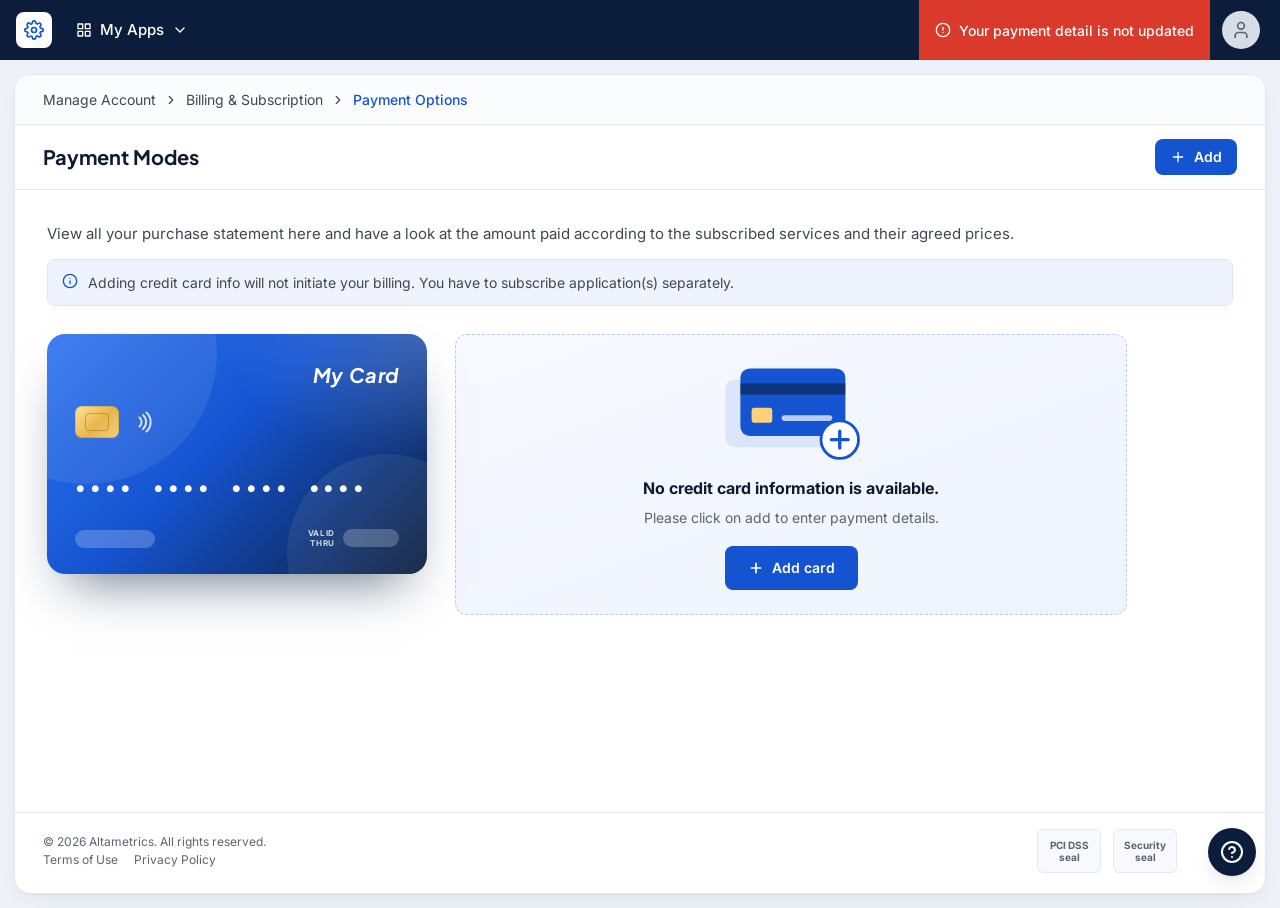
<file: confirm.html>
<!DOCTYPE html>
<html lang="en">
<head>
  <meta charset="utf-8">
  <meta name="viewport" content="width=device-width, initial-scale=1">
  <title>Confirm payment | My Apps</title>
  <meta name="description" content="Confirm the payment for your new app subscription.">
  <meta name="theme-color" content="#0b1d3a">
  <link rel="preconnect" href="https://fonts.googleapis.com">
  <link rel="preconnect" href="https://fonts.gstatic.com" crossorigin>
  <link rel="stylesheet" href="https://fonts.googleapis.com/css2?family=Inter:wght@400;500;600;700&family=Plus+Jakarta+Sans:wght@500;600;700;800&display=swap">
  <link rel="preconnect" href="https://altametrics.com">
  <link rel="preconnect" href="https://agcdn.altametrics.com">
  <link rel="stylesheet" href="assets/css/style.css">
  <script src="assets/js/app.js" defer></script>
</head>
<body class="page-app" data-page="confirm">

  <a class="skip-link" href="#main">Skip to content</a>
  <header class="app-shell">
    <div class="app-shell__left">
      <a class="app-shell__settings" href="#" aria-label="Settings"><svg class="icon" viewBox="0 0 24 24" fill="none" stroke="currentColor" stroke-width="2" stroke-linecap="round" stroke-linejoin="round" aria-hidden="true"><circle cx="12" cy="12" r="3"/><path d="M19.4 15a1.65 1.65 0 0 0 .33 1.82l.06.06a2 2 0 1 1-2.83 2.83l-.06-.06a1.65 1.65 0 0 0-1.82-.33 1.65 1.65 0 0 0-1 1.51V21a2 2 0 1 1-4 0v-.09A1.65 1.65 0 0 0 9 19.4a1.65 1.65 0 0 0-1.82.33l-.06.06a2 2 0 1 1-2.83-2.83l.06-.06a1.65 1.65 0 0 0 .33-1.82 1.65 1.65 0 0 0-1.51-1H3a2 2 0 1 1 0-4h.09A1.65 1.65 0 0 0 4.6 9a1.65 1.65 0 0 0-.33-1.82l-.06-.06a2 2 0 1 1 2.83-2.83l.06.06a1.65 1.65 0 0 0 1.82.33H9a1.65 1.65 0 0 0 1-1.51V3a2 2 0 1 1 4 0v.09a1.65 1.65 0 0 0 1 1.51 1.65 1.65 0 0 0 1.82-.33l.06-.06a2 2 0 1 1 2.83 2.83l-.06.06a1.65 1.65 0 0 0-.33 1.82V9a1.65 1.65 0 0 0 1.51 1H21a2 2 0 1 1 0 4h-.09a1.65 1.65 0 0 0-1.51 1z"/></svg></a>
      <button type="button" class="app-shell__apps" id="apps-button" aria-haspopup="true" aria-expanded="false" aria-controls="apps-menu"><svg class="icon icon--sm" viewBox="0 0 24 24" fill="none" stroke="currentColor" stroke-width="2" stroke-linecap="round" stroke-linejoin="round" aria-hidden="true"><rect x="3" y="3" width="7" height="7"/><rect x="14" y="3" width="7" height="7"/><rect x="14" y="14" width="7" height="7"/><rect x="3" y="14" width="7" height="7"/></svg>My Apps<svg class="icon icon--sm" viewBox="0 0 24 24" fill="none" stroke="currentColor" stroke-width="2" stroke-linecap="round" stroke-linejoin="round" aria-hidden="true"><path d="m6 9 6 6 6-6"/></svg></button>
      <nav class="app-menu" id="apps-menu" aria-label="My Apps" hidden>
        <a href="manage.html"><svg class="icon icon--sm" viewBox="0 0 24 24" fill="none" stroke="currentColor" stroke-width="2" stroke-linecap="round" stroke-linejoin="round" aria-hidden="true"><rect x="3" y="3" width="7" height="7"/><rect x="14" y="3" width="7" height="7"/><rect x="14" y="14" width="7" height="7"/><rect x="3" y="14" width="7" height="7"/></svg>My subscriptions</a>
        <a href="payment-modes.html"><svg class="icon icon--sm" viewBox="0 0 24 24" fill="none" stroke="currentColor" stroke-width="2" stroke-linecap="round" stroke-linejoin="round" aria-hidden="true"><rect x="2" y="5" width="20" height="14" rx="2"/><path d="M2 10h20M6 15h4"/></svg>Payment Modes</a>
        <a href="products.html"><svg class="icon icon--sm" viewBox="0 0 24 24" fill="none" stroke="currentColor" stroke-width="2" stroke-linecap="round" stroke-linejoin="round" aria-hidden="true"><path d="M12 5v14M5 12h14"/></svg>Add apps</a>
      </nav>
    </div>
    <div class="app-shell__right">
      <p class="app-shell__alert" id="payment-alert" role="status" hidden><svg class="icon icon--sm" viewBox="0 0 24 24" fill="none" stroke="currentColor" stroke-width="2" stroke-linecap="round" stroke-linejoin="round" aria-hidden="true"><circle cx="12" cy="12" r="10"/><path d="M12 8v4M12 16h.01"/></svg>Your payment detail is not updated</p>
      <button type="button" class="app-shell__avatar" aria-label="Account"><svg class="icon" viewBox="0 0 24 24" fill="none" stroke="currentColor" stroke-width="2" stroke-linecap="round" stroke-linejoin="round" aria-hidden="true"><path d="M19 21v-2a4 4 0 0 0-4-4H9a4 4 0 0 0-4 4v2"/><circle cx="12" cy="7" r="4"/></svg></button>
    </div>
  </header>
  <div class="toast" id="toast" role="alert" hidden><svg class="icon" viewBox="0 0 24 24" fill="none" stroke="currentColor" stroke-width="2" stroke-linecap="round" stroke-linejoin="round" aria-hidden="true"><circle cx="12" cy="12" r="10"/><path d="M12 16v-4M12 8h.01"/></svg><span id="toast-text">The product is already purchased</span><button type="button" class="toast__close" id="toast-close" aria-label="Dismiss"><svg class="icon icon--sm" viewBox="0 0 24 24" fill="none" stroke="currentColor" stroke-width="2" stroke-linecap="round" stroke-linejoin="round" aria-hidden="true"><path d="M18 6 6 18M6 6l12 12"/></svg></button></div>
  <main class="app-main" id="main">
    <div class="app-panel">
      <nav class="app-crumbs" aria-label="Breadcrumb"><ol><li><a href="#">Manage Account</a><svg class="icon icon--xs" viewBox="0 0 24 24" fill="none" stroke="currentColor" stroke-width="2" stroke-linecap="round" stroke-linejoin="round" aria-hidden="true"><path d="m9 18 6-6-6-6"/></svg></li><li><a href="#">Billing &amp; Subscription</a><svg class="icon icon--xs" viewBox="0 0 24 24" fill="none" stroke="currentColor" stroke-width="2" stroke-linecap="round" stroke-linejoin="round" aria-hidden="true"><path d="m9 18 6-6-6-6"/></svg></li><li><a href="manage.html">Apps</a><svg class="icon icon--xs" viewBox="0 0 24 24" fill="none" stroke="currentColor" stroke-width="2" stroke-linecap="round" stroke-linejoin="round" aria-hidden="true"><path d="m9 18 6-6-6-6"/></svg></li><li><span aria-current="page" data-crumb-app>Zip Inventory</span></li></ol></nav>
      <div class="app-head">
        <h1 class="app-head__title">Payment Method</h1>
        <div class="app-head__actions">
          <a class="btn btn--primary" href="payment-modes.html?edit=1"><svg class="icon icon--sm" viewBox="0 0 24 24" fill="none" stroke="currentColor" stroke-width="2" stroke-linecap="round" stroke-linejoin="round" aria-hidden="true"><path d="M12 20h9"/><path d="M16.5 3.5a2.12 2.12 0 0 1 3 3L7 19l-4 1 1-4Z"/></svg>Edit</a>
          <a class="btn btn--danger" href="products.html" id="cancel-subscribe">Cancel<svg class="icon icon--sm" viewBox="0 0 24 24" fill="none" stroke="currentColor" stroke-width="2" stroke-linecap="round" stroke-linejoin="round" aria-hidden="true"><path d="M18 6 6 18M6 6l12 12"/></svg></a>
        </div>
      </div>
      <div class="app-body">
        <p class="app-lead">You are subscribing with Altametrics Growth. Please confirm your payment.</p>
        <div class="pay-layout">
          <div class="paycard-wrap"><div class="paycard" role="img" aria-label="Card on file" id="paycard">
          <span class="paycard__brand">My Card</span>
          <span class="paycard__chip" aria-hidden="true"></span>
          <svg class="paycard__contactless" viewBox="0 0 24 24" fill="none" stroke="currentColor" stroke-width="2" stroke-linecap="round" aria-hidden="true"><path d="M8.5 7.5a6 6 0 0 1 0 9M12 5a9.5 9.5 0 0 1 0 14M15.5 2.5a13 13 0 0 1 0 19"/></svg>
          <span class="paycard__number" aria-hidden="true"><span>&bull;&bull;&bull;&bull;</span><span>&bull;&bull;&bull;&bull;</span><span>&bull;&bull;&bull;&bull;</span><span data-card-last4>&bull;&bull;&bull;&bull;</span></span>
          <span class="paycard__foot">
            <span class="paycard__name" data-card-name></span>
            <span class="paycard__valid"><span class="paycard__valid-label">Valid<br>Thru</span><span class="paycard__exp" data-card-exp-short></span></span>
          </span>
        </div></div>
          <section class="card-details" aria-labelledby="details-title">
            <h2 class="card-details__head" id="details-title">Card Details</h2>
            <div class="card-details__body">
              <p class="card-details__name" data-card-name></p>
              <div class="card-details__card">
                <span class="mini-card" aria-hidden="true"><span class="mini-card__brand">My Card</span><span class="mini-card__num">&bull;&bull;&bull;&bull; &bull;&bull;&bull;&bull; &bull;&bull;&bull;&bull; <span data-card-last4></span></span><span class="mini-card__bar"></span></span>
                <div><p class="card-details__number">**** **** **** <span data-card-last4></span></p><p class="card-details__exp">Card expires at <span data-card-exp></span></p></div>
              </div>

              <!-- Added: show what the customer is confirming -->
              <div class="sub-summary">
                <p class="sub-summary__head">Subscription summary</p>
                <dl class="sub-summary__rows" id="confirm-rows"></dl>
                <dl class="sub-summary__total"><dt>Total due today</dt><dd id="confirm-total">$0.00</dd></dl>
                <p class="sub-summary__note" id="confirm-total-note"></p>
              </div>

              <div class="card-details__foot">
                <p class="card-details__secure"><svg class="icon icon--sm" viewBox="0 0 24 24" fill="none" stroke="currentColor" stroke-width="2" stroke-linecap="round" stroke-linejoin="round" aria-hidden="true"><rect x="3" y="11" width="18" height="11" rx="2"/><path d="M7 11V7a5 5 0 0 1 10 0v4"/></svg>Your card details are secured via Forte payment Systems</p>
                <button type="button" class="btn btn--confirm" id="confirm-btn"><svg class="icon" viewBox="0 0 24 24" fill="none" stroke="currentColor" stroke-width="3" stroke-linecap="round" stroke-linejoin="round" aria-hidden="true"><path d="M20 6 9 17l-5-5"/></svg>Confirm</button>
              </div>
            </div>
          </section>
        </div>
      </div>
      
      <footer class="app-footer">
        <p>&copy; 2026 Altametrics. All rights reserved. <span class="app-footer__links"><a href="https://altametrics.com/legal/terms-of-use/">Terms of Use</a><a href="https://altametrics.com/legal/privacy-policy/">Privacy Policy</a></span></p>
        <div class="seals" aria-label="Security and compliance">
        <!-- PLACEHOLDER: use only seals you are certified for (PCI DSS / CompliAssure from your QSA or Forte) -->
        <span class="seal-ph">PCI DSS<br>seal</span><span class="seal-ph">Security<br>seal</span>
      </div>
      </footer>
    </div>
  </main>
  <a class="help-fab" href="https://altametrics.com/contact.html" aria-label="Help and support"><svg class="icon" viewBox="0 0 24 24" fill="none" stroke="currentColor" stroke-width="2" stroke-linecap="round" stroke-linejoin="round" aria-hidden="true"><circle cx="12" cy="12" r="10"/><path d="M9.09 9a3 3 0 0 1 5.83 1c0 2-3 3-3 3M12 17h.01"/></svg></a>

  <dialog class="dialog msg-dialog" id="message-dialog" aria-labelledby="message-head" aria-describedby="message-title message-text" data-static>
    <div class="msg-dialog__head" id="message-head">Payment Message</div>
    <div class="msg-dialog__body">
      <p class="msg-dialog__title" id="message-title">You have successfully subscribed your site(s).</p>
      <p class="msg-dialog__text" id="message-text">Please configure your app or tell your manager to configure it.</p>
    </div>
    <div class="msg-dialog__foot"><button type="button" class="btn btn--primary btn--pill" id="message-ok">Ok</button></div>
  </dialog>
</body>
</html>
</file>
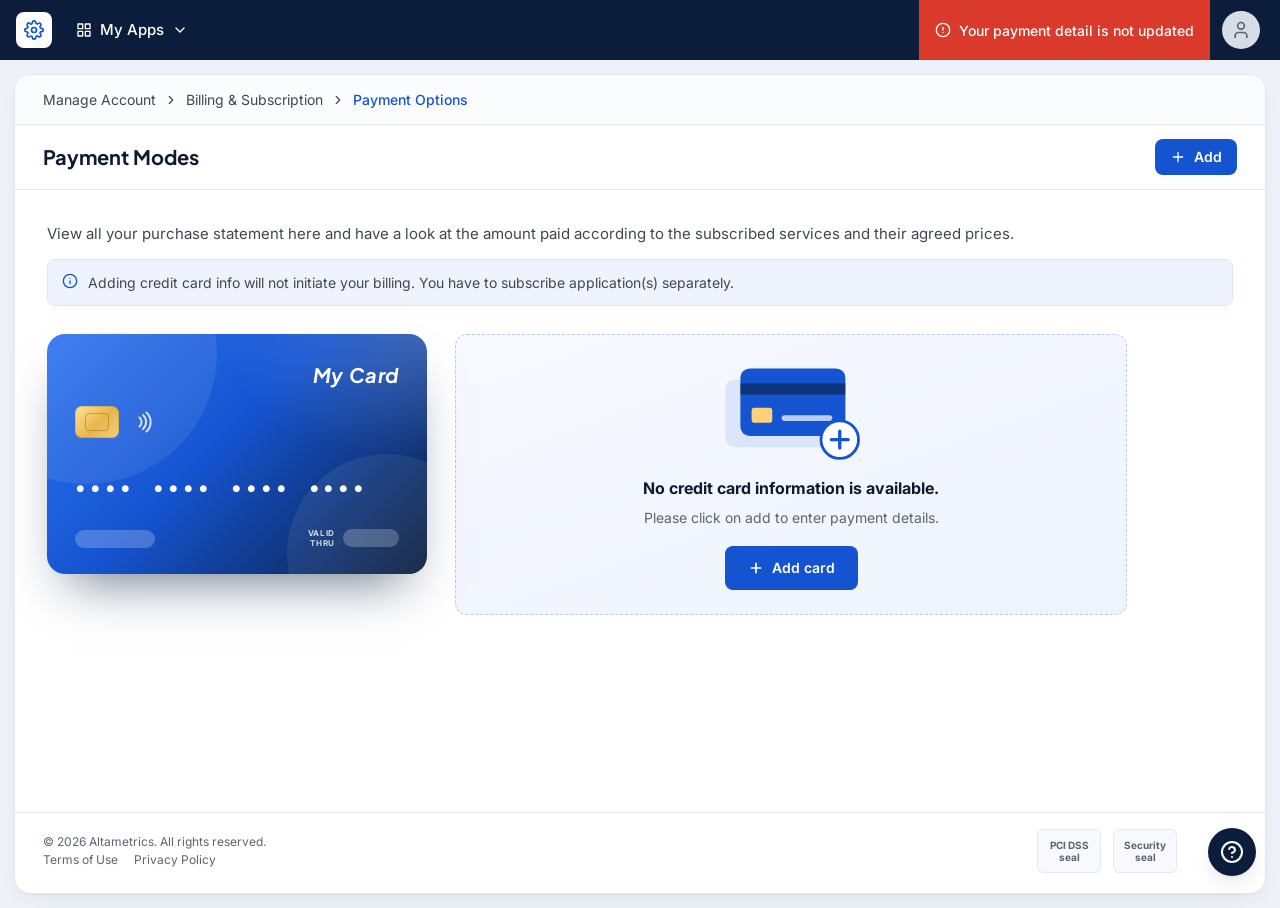
<file: payment-modes.html>
<!DOCTYPE html>
<html lang="en">
<head>
  <meta charset="utf-8">
  <meta name="viewport" content="width=device-width, initial-scale=1">
  <title>Payment Modes | My Apps</title>
  <meta name="description" content="Manage the card on file for your Altametrics subscriptions.">
  <meta name="theme-color" content="#0b1d3a">
  <link rel="preconnect" href="https://fonts.googleapis.com">
  <link rel="preconnect" href="https://fonts.gstatic.com" crossorigin>
  <link rel="stylesheet" href="https://fonts.googleapis.com/css2?family=Inter:wght@400;500;600;700&family=Plus+Jakarta+Sans:wght@500;600;700;800&display=swap">
  <link rel="preconnect" href="https://altametrics.com">
  <link rel="preconnect" href="https://agcdn.altametrics.com">
  <link rel="stylesheet" href="assets/css/style.css">
  <script src="assets/js/app.js" defer></script>
</head>
<body class="page-app" data-page="payment-modes">

  <a class="skip-link" href="#main">Skip to content</a>
  <header class="app-shell">
    <div class="app-shell__left">
      <a class="app-shell__settings" href="#" aria-label="Settings"><svg class="icon" viewBox="0 0 24 24" fill="none" stroke="currentColor" stroke-width="2" stroke-linecap="round" stroke-linejoin="round" aria-hidden="true"><circle cx="12" cy="12" r="3"/><path d="M19.4 15a1.65 1.65 0 0 0 .33 1.82l.06.06a2 2 0 1 1-2.83 2.83l-.06-.06a1.65 1.65 0 0 0-1.82-.33 1.65 1.65 0 0 0-1 1.51V21a2 2 0 1 1-4 0v-.09A1.65 1.65 0 0 0 9 19.4a1.65 1.65 0 0 0-1.82.33l-.06.06a2 2 0 1 1-2.83-2.83l.06-.06a1.65 1.65 0 0 0 .33-1.82 1.65 1.65 0 0 0-1.51-1H3a2 2 0 1 1 0-4h.09A1.65 1.65 0 0 0 4.6 9a1.65 1.65 0 0 0-.33-1.82l-.06-.06a2 2 0 1 1 2.83-2.83l.06.06a1.65 1.65 0 0 0 1.82.33H9a1.65 1.65 0 0 0 1-1.51V3a2 2 0 1 1 4 0v.09a1.65 1.65 0 0 0 1 1.51 1.65 1.65 0 0 0 1.82-.33l.06-.06a2 2 0 1 1 2.83 2.83l-.06.06a1.65 1.65 0 0 0-.33 1.82V9a1.65 1.65 0 0 0 1.51 1H21a2 2 0 1 1 0 4h-.09a1.65 1.65 0 0 0-1.51 1z"/></svg></a>
      <button type="button" class="app-shell__apps" id="apps-button" aria-haspopup="true" aria-expanded="false" aria-controls="apps-menu"><svg class="icon icon--sm" viewBox="0 0 24 24" fill="none" stroke="currentColor" stroke-width="2" stroke-linecap="round" stroke-linejoin="round" aria-hidden="true"><rect x="3" y="3" width="7" height="7"/><rect x="14" y="3" width="7" height="7"/><rect x="14" y="14" width="7" height="7"/><rect x="3" y="14" width="7" height="7"/></svg>My Apps<svg class="icon icon--sm" viewBox="0 0 24 24" fill="none" stroke="currentColor" stroke-width="2" stroke-linecap="round" stroke-linejoin="round" aria-hidden="true"><path d="m6 9 6 6 6-6"/></svg></button>
      <nav class="app-menu" id="apps-menu" aria-label="My Apps" hidden>
        <a href="manage.html"><svg class="icon icon--sm" viewBox="0 0 24 24" fill="none" stroke="currentColor" stroke-width="2" stroke-linecap="round" stroke-linejoin="round" aria-hidden="true"><rect x="3" y="3" width="7" height="7"/><rect x="14" y="3" width="7" height="7"/><rect x="14" y="14" width="7" height="7"/><rect x="3" y="14" width="7" height="7"/></svg>My subscriptions</a>
        <a href="payment-modes.html" aria-current="page"><svg class="icon icon--sm" viewBox="0 0 24 24" fill="none" stroke="currentColor" stroke-width="2" stroke-linecap="round" stroke-linejoin="round" aria-hidden="true"><rect x="2" y="5" width="20" height="14" rx="2"/><path d="M2 10h20M6 15h4"/></svg>Payment Modes</a>
        <a href="products.html"><svg class="icon icon--sm" viewBox="0 0 24 24" fill="none" stroke="currentColor" stroke-width="2" stroke-linecap="round" stroke-linejoin="round" aria-hidden="true"><path d="M12 5v14M5 12h14"/></svg>Add apps</a>
      </nav>
    </div>
    <div class="app-shell__right">
      <p class="app-shell__alert" id="payment-alert" role="status" ><svg class="icon icon--sm" viewBox="0 0 24 24" fill="none" stroke="currentColor" stroke-width="2" stroke-linecap="round" stroke-linejoin="round" aria-hidden="true"><circle cx="12" cy="12" r="10"/><path d="M12 8v4M12 16h.01"/></svg>Your payment detail is not updated</p>
      <button type="button" class="app-shell__avatar" aria-label="Account"><svg class="icon" viewBox="0 0 24 24" fill="none" stroke="currentColor" stroke-width="2" stroke-linecap="round" stroke-linejoin="round" aria-hidden="true"><path d="M19 21v-2a4 4 0 0 0-4-4H9a4 4 0 0 0-4 4v2"/><circle cx="12" cy="7" r="4"/></svg></button>
    </div>
  </header>
  <main class="app-main" id="main">
    <div class="app-panel">
      <nav class="app-crumbs" aria-label="Breadcrumb"><ol><li><a href="#">Manage Account</a><svg class="icon icon--xs" viewBox="0 0 24 24" fill="none" stroke="currentColor" stroke-width="2" stroke-linecap="round" stroke-linejoin="round" aria-hidden="true"><path d="m9 18 6-6-6-6"/></svg></li><li><a href="#">Billing &amp; Subscription</a><svg class="icon icon--xs" viewBox="0 0 24 24" fill="none" stroke="currentColor" stroke-width="2" stroke-linecap="round" stroke-linejoin="round" aria-hidden="true"><path d="m9 18 6-6-6-6"/></svg></li><li><span aria-current="page" >Payment Options</span></li></ol></nav>
      <div class="app-head">
        <h1 class="app-head__title">Payment Modes</h1>
        <div class="app-head__actions"><button type="button" class="btn btn--primary" id="add-card"><svg class="icon icon--sm" viewBox="0 0 24 24" fill="none" stroke="currentColor" stroke-width="2" stroke-linecap="round" stroke-linejoin="round" aria-hidden="true"><path d="M12 5v14M5 12h14"/></svg><span id="add-card-label">Add</span></button></div>
      </div>
      <div class="app-body">
        <p class="app-lead">View all your purchase statement here and have a look at the amount paid according to the subscribed services and their agreed prices.</p>
        <p class="info-note"><svg class="icon icon--sm" viewBox="0 0 24 24" fill="none" stroke="currentColor" stroke-width="2" stroke-linecap="round" stroke-linejoin="round" aria-hidden="true"><circle cx="12" cy="12" r="10"/><path d="M12 16v-4M12 8h.01"/></svg><span>Adding credit card info will not initiate your billing. You have to subscribe application(s) separately.</span></p>

        <div class="pay-layout">
          <div class="paycard-wrap"><div class="paycard" role="img" aria-label="Card on file" id="paycard">
          <span class="paycard__brand">My Card</span>
          <span class="paycard__chip" aria-hidden="true"></span>
          <svg class="paycard__contactless" viewBox="0 0 24 24" fill="none" stroke="currentColor" stroke-width="2" stroke-linecap="round" aria-hidden="true"><path d="M8.5 7.5a6 6 0 0 1 0 9M12 5a9.5 9.5 0 0 1 0 14M15.5 2.5a13 13 0 0 1 0 19"/></svg>
          <span class="paycard__number" aria-hidden="true"><span>&bull;&bull;&bull;&bull;</span><span>&bull;&bull;&bull;&bull;</span><span>&bull;&bull;&bull;&bull;</span><span data-card-last4>&bull;&bull;&bull;&bull;</span></span>
          <span class="paycard__foot">
            <span class="paycard__name" data-card-name></span>
            <span class="paycard__valid"><span class="paycard__valid-label">Valid<br>Thru</span><span class="paycard__exp" data-card-exp-short></span></span>
          </span>
        </div></div>

          <div class="empty-card" id="card-empty">
            <svg class="empty-card__art" viewBox="0 0 160 110" aria-hidden="true">
              <rect x="10" y="22" width="112" height="72" rx="10" fill="#dbe6fd"/>
              <rect x="26" y="10" width="112" height="72" rx="10" fill="#1554d1"/>
              <rect x="26" y="26" width="112" height="12" fill="#0b1d3a" opacity=".55"/>
              <rect x="38" y="52" width="22" height="16" rx="3" fill="#ffd27a"/>
              <rect x="70" y="60" width="54" height="6" rx="3" fill="#fff" opacity=".7"/>
              <circle cx="132" cy="86" r="20" fill="#fff" stroke="#1554d1" stroke-width="3"/>
              <path d="M132 77v18M123 86h18" stroke="#1554d1" stroke-width="3.5" stroke-linecap="round"/>
            </svg>
            <p class="empty-card__title">No credit card information is available.</p>
            <p class="empty-card__text">Please click on add to enter payment details.</p>
            <button type="button" class="btn btn--primary" id="empty-add"><svg class="icon icon--sm" viewBox="0 0 24 24" fill="none" stroke="currentColor" stroke-width="2.5" stroke-linecap="round" aria-hidden="true"><path d="M12 5v14M5 12h14"/></svg>Add card</button>
          </div>

          <section class="card-details" id="card-saved" aria-labelledby="saved-title" hidden>
            <h2 class="card-details__head" id="saved-title">Card Details</h2>
            <div class="card-details__body">
              <p class="card-details__name" data-card-name></p>
              <div class="card-details__card">
                <span class="mini-card" aria-hidden="true"><span class="mini-card__brand">My Card</span><span class="mini-card__num">&bull;&bull;&bull;&bull; &bull;&bull;&bull;&bull; &bull;&bull;&bull;&bull; <span data-card-last4></span></span><span class="mini-card__bar"></span></span>
                <div><p class="card-details__number">**** **** **** <span data-card-last4></span></p><p class="card-details__exp">Card expires at <span data-card-exp></span></p></div>
              </div>
              <div class="card-details__foot">
                <p class="card-details__secure"><svg class="icon icon--sm" viewBox="0 0 24 24" fill="none" stroke="currentColor" stroke-width="2" stroke-linecap="round" stroke-linejoin="round" aria-hidden="true"><rect x="3" y="11" width="18" height="11" rx="2"/><path d="M7 11V7a5 5 0 0 1 10 0v4"/></svg>Your card details are secured via Forte payment Systems</p>
                <a class="btn btn--primary" id="continue-subscribe" href="confirm.html" hidden>Continue to subscribe <svg class="icon icon--sm" viewBox="0 0 24 24" fill="none" stroke="currentColor" stroke-width="2" stroke-linecap="round" stroke-linejoin="round" aria-hidden="true"><path d="M5 12h14M12 5l7 7-7 7"/></svg></a>
              </div>
            </div>
          </section>
        </div>
      </div>
      
      <footer class="app-footer">
        <p>&copy; 2026 Altametrics. All rights reserved. <span class="app-footer__links"><a href="https://altametrics.com/legal/terms-of-use/">Terms of Use</a><a href="https://altametrics.com/legal/privacy-policy/">Privacy Policy</a></span></p>
        <div class="seals" aria-label="Security and compliance">
        <!-- PLACEHOLDER: use only seals you are certified for (PCI DSS / CompliAssure from your QSA or Forte) -->
        <span class="seal-ph">PCI DSS<br>seal</span><span class="seal-ph">Security<br>seal</span>
      </div>
      </footer>
    </div>
  </main>
  <a class="help-fab" href="https://altametrics.com/contact.html" aria-label="Help and support"><svg class="icon" viewBox="0 0 24 24" fill="none" stroke="currentColor" stroke-width="2" stroke-linecap="round" stroke-linejoin="round" aria-hidden="true"><circle cx="12" cy="12" r="10"/><path d="M9.09 9a3 3 0 0 1 5.83 1c0 2-3 3-3 3M12 17h.01"/></svg></a>

  <!-- =====================================================================
       FORTE CHECKOUT — PROTOTYPE
       In production these three steps are rendered by CSG Forte's hosted checkout
       (launched from ZipFlow.payments.open in app.js). They are reproduced here so
       the flow can be demoed and QA'd end to end. Never send card data to your server.
       ===================================================================== -->
  <dialog class="dialog forte" id="forte-card" aria-labelledby="forte-card-title">
    <div class="forte__head">
      <div><h2 class="forte__merchant" id="forte-card-title" data-merchant>Altametrics LLC</h2><p class="forte__kicker">PAYMENT METHOD</p></div>
      <button type="button" class="forte__close" data-close-dialog aria-label="Close payment window"><svg class="icon" viewBox="0 0 24 24" fill="none" stroke="currentColor" stroke-width="2" stroke-linecap="round" stroke-linejoin="round" aria-hidden="true"><path d="M18 6 6 18M6 6l12 12"/></svg></button>
    </div>
    <form id="forte-card-form" novalidate>
      <div class="forte__body">
        <fieldset class="forte__option">
          <legend class="sr-only">Payment type</legend>
          <label class="forte__option-title"><input type="radio" name="forte-type" value="card" checked>Credit or debit card</label>
          <div class="forte-row"><label for="fc-number">Card number</label><input class="forte-input" id="fc-number" type="text" inputmode="numeric" autocomplete="cc-number" placeholder="Card Number" maxlength="23" aria-describedby="fc-number-error"><p class="forte-row__err" id="fc-number-error" hidden></p></div>
          <div class="forte-row"><label for="fc-exp">Exp date (MM YYYY)</label><input class="forte-input" id="fc-exp" type="text" inputmode="numeric" autocomplete="cc-exp" placeholder="Expiration Date" maxlength="9" aria-describedby="fc-exp-error"><p class="forte-row__err" id="fc-exp-error" hidden></p></div>
          <div class="forte-row"><label for="fc-cvv">Security code</label><div class="forte-cvv"><input class="forte-input forte-input--short" id="fc-cvv" type="text" inputmode="numeric" autocomplete="cc-csc" placeholder="CVV" maxlength="4" aria-describedby="fc-cvv-error"><span class="brand-chips" data-brand-chips aria-label="Accepted cards: Visa, Mastercard, American Express, Discover"><span class="brand-chip" data-brand="visa">VISA</span><span class="brand-chip" data-brand="mastercard">MC</span><span class="brand-chip" data-brand="amex">AMEX</span><span class="brand-chip" data-brand="discover">DISC</span></span></div><p class="forte-row__err" id="fc-cvv-error" hidden></p></div>
        </fieldset>
      </div>
      <div class="forte__actions"><button type="submit" class="btn btn--forte" id="fc-next" disabled>Next</button></div>
    </form>
    <!-- Forte's hosted checkout supplies these links in production -->
    <div class="forte__bar">
      <span class="forte__bar-brand">Powered by CSG Forte Payments, Inc.</span>
      <span class="forte__bar-links">
        <a href="#"><svg class="icon icon--xs" viewBox="0 0 24 24" fill="none" stroke="currentColor" stroke-width="2" stroke-linecap="round" stroke-linejoin="round" aria-hidden="true"><rect x="3" y="11" width="18" height="11" rx="2"/><path d="M7 11V7a5 5 0 0 1 10 0v4"/></svg>Security</a>
        <a href="#"><svg class="icon icon--xs" viewBox="0 0 24 24" fill="none" stroke="currentColor" stroke-width="2" stroke-linecap="round" stroke-linejoin="round" aria-hidden="true"><path d="M1 12s4-8 11-8 11 8 11 8-4 8-11 8-11-8-11-8z"/><circle cx="12" cy="12" r="3"/></svg>Privacy</a>
        <a href="#"><svg class="icon icon--xs" viewBox="0 0 24 24" fill="none" stroke="currentColor" stroke-width="2" stroke-linecap="round" stroke-linejoin="round" aria-hidden="true"><path d="M14 2H6a2 2 0 0 0-2 2v16a2 2 0 0 0 2 2h12a2 2 0 0 0 2-2V8z"/><path d="M14 2v6h6M16 13H8M16 17H8"/></svg>TOS</a>
      </span>
    </div>
  </dialog>

  <dialog class="dialog forte" id="forte-billing" aria-labelledby="forte-billing-title">
    <div class="forte__head">
      <div><h2 class="forte__merchant" id="forte-billing-title" data-merchant>Altametrics LLC</h2><div class="forte__section-head"><p class="forte__label">PAYMENT INFORMATION</p><button type="button" class="forte__link" data-forte-edit="card">Edit Payment Information</button></div></div>
      <button type="button" class="forte__close" data-close-dialog aria-label="Close payment window"><svg class="icon" viewBox="0 0 24 24" fill="none" stroke="currentColor" stroke-width="2" stroke-linecap="round" stroke-linejoin="round" aria-hidden="true"><path d="M18 6 6 18M6 6l12 12"/></svg></button>
    </div>
    <form id="forte-billing-form" novalidate>
      <div class="forte__body">
        <div class="forte-summary">
          <span><span class="forte-summary__brand" data-review-brand>VISA</span></span>
          <p data-review-pay></p>
        </div>
        <div>
          <div class="forte__section-head">
            <p class="forte__label">BILLING INFORMATION</p>
            <label class="forte-country"><span class="sr-only">Country</span><select id="fb-country"><option>United States of America</option></select></label>
          </div>
          <div class="forte-fields">
            <div class="forte-row"><label for="fb-company">Company name</label><span class="forte-req"><input class="forte-input" id="fb-company" type="text" autocomplete="organization" placeholder="Company name" aria-describedby="fb-company-error"></span><p class="forte-row__err" id="fb-company-error" hidden></p></div>
            <div class="forte-row"><label for="fb-name">Full name</label><span class="forte-req"><input class="forte-input" id="fb-name" type="text" autocomplete="cc-name" placeholder="Name on card" aria-describedby="fb-name-error"></span><p class="forte-row__err" id="fb-name-error" hidden></p></div>
            <div class="forte-row"><label for="fb-address1">Address line 1</label><input class="forte-input" id="fb-address1" type="text" autocomplete="address-line1" placeholder="Street address" aria-describedby="fb-address1-error"><p class="forte-row__err" id="fb-address1-error" hidden></p></div>
            <div class="forte-row"><label for="fb-address2">Address line 2</label><input class="forte-input" id="fb-address2" type="text" autocomplete="address-line2" placeholder="Apt, suite, unit"></div>
            <div class="forte-row"><span class="forte-row__label" id="fb-citystate-label">City State</span>
              <div class="forte-pair" role="group" aria-labelledby="fb-citystate-label">
                <input class="forte-input" id="fb-city" type="text" autocomplete="address-level2" placeholder="City" aria-label="City" aria-describedby="fb-city-error">
                <span class="forte-select-wrap"><select class="forte-select" id="fb-state" autocomplete="address-level1" aria-label="State" aria-describedby="fb-city-error"><option value="">State</option></select><svg class="select-wrap__icon" viewBox="0 0 24 24" fill="none" stroke="currentColor" stroke-width="2" stroke-linecap="round" stroke-linejoin="round" aria-hidden="true"><path d="m6 9 6 6 6-6"/></svg></span>
              </div>
              <p class="forte-row__err" id="fb-city-error" hidden></p>
            </div>
            <div class="forte-row"><label for="fb-postal">Postal code</label><span class="forte-req"><input class="forte-input" id="fb-postal" type="text" inputmode="numeric" autocomplete="postal-code" placeholder="ZIP code" maxlength="10" aria-describedby="fb-postal-error"></span><p class="forte-row__err" id="fb-postal-error" hidden></p></div>
            <div class="forte-row"><label for="fb-phone">Phone number</label><input class="forte-input" id="fb-phone" type="tel" autocomplete="tel-national" placeholder="000-000-0000" aria-describedby="fb-phone-error"><p class="forte-row__err" id="fb-phone-error" hidden></p></div>
            <div class="forte-row"><label for="fb-email">Email address</label><input class="forte-input" id="fb-email" type="email" autocomplete="email" placeholder="name@company.com" aria-describedby="fb-email-error"><p class="forte-row__err" id="fb-email-error" hidden></p></div>
          </div>
        </div>
      </div>
      <div class="forte__actions"><button type="submit" class="btn btn--forte">Next</button></div>
    </form>
    <!-- Forte's hosted checkout supplies these links in production -->
    <div class="forte__bar">
      <span class="forte__bar-brand">Powered by CSG Forte Payments, Inc.</span>
      <span class="forte__bar-links">
        <a href="#"><svg class="icon icon--xs" viewBox="0 0 24 24" fill="none" stroke="currentColor" stroke-width="2" stroke-linecap="round" stroke-linejoin="round" aria-hidden="true"><rect x="3" y="11" width="18" height="11" rx="2"/><path d="M7 11V7a5 5 0 0 1 10 0v4"/></svg>Security</a>
        <a href="#"><svg class="icon icon--xs" viewBox="0 0 24 24" fill="none" stroke="currentColor" stroke-width="2" stroke-linecap="round" stroke-linejoin="round" aria-hidden="true"><path d="M1 12s4-8 11-8 11 8 11 8-4 8-11 8-11-8-11-8z"/><circle cx="12" cy="12" r="3"/></svg>Privacy</a>
        <a href="#"><svg class="icon icon--xs" viewBox="0 0 24 24" fill="none" stroke="currentColor" stroke-width="2" stroke-linecap="round" stroke-linejoin="round" aria-hidden="true"><path d="M14 2H6a2 2 0 0 0-2 2v16a2 2 0 0 0 2 2h12a2 2 0 0 0 2-2V8z"/><path d="M14 2v6h6M16 13H8M16 17H8"/></svg>TOS</a>
      </span>
    </div>
  </dialog>

  <dialog class="dialog forte" id="forte-review" aria-labelledby="forte-review-title">
    <div class="forte__head">
      <div><h2 class="forte__merchant" id="forte-review-title" data-merchant>Altametrics LLC</h2><div class="forte__section-head"><p class="forte__label">PAYMENT INFORMATION</p><button type="button" class="forte__link" data-forte-edit="card">Edit Payment Information</button></div></div>
      <button type="button" class="forte__close" data-close-dialog aria-label="Close payment window"><svg class="icon" viewBox="0 0 24 24" fill="none" stroke="currentColor" stroke-width="2" stroke-linecap="round" stroke-linejoin="round" aria-hidden="true"><path d="M18 6 6 18M6 6l12 12"/></svg></button>
    </div>
    <div class="forte__body">
      <div class="forte-summary">
          <span><span class="forte-summary__brand" data-review-brand>VISA</span></span>
          <p data-review-pay></p>
        </div>
      <div>
        <div class="forte__section-head"><p class="forte__label">BILLING INFORMATION</p><button type="button" class="forte__link" data-forte-edit="billing">Edit Billing Information</button></div>
        <p class="forte-lines forte-lines--spaced" data-review-bill></p>
      </div>
      <div>
        <p class="forte__label forte-amount__head">AMOUNT SUMMARY</p>
        <p class="forte-amount__row"><span>Amount:</span><strong data-review-amount>$0.00</strong></p>
      </div>
      <!-- CONTENT: confirm wording with legal/Forte; the charges are recurring monthly subscriptions -->
      <p class="forte-auth">I authorize CSG Forte to initiate a one-time electronic payment from my listed account in the amount specified above.</p>
      <p class="forte__error" id="forte-error" role="alert" hidden></p>
    </div>
    <div class="forte__actions">
      <p class="forte-legal">This site is protected by reCAPTCHA and the Google <a href="https://policies.google.com/privacy" target="_blank" rel="noopener">Privacy Policy</a> and <a href="https://policies.google.com/terms" target="_blank" rel="noopener">Terms of Service</a> apply.</p>
      <button type="button" class="btn btn--forte" id="forte-authorize">Authorize</button>
    </div>
    <!-- Forte's hosted checkout supplies these links in production -->
    <div class="forte__bar">
      <span class="forte__bar-brand">Powered by CSG Forte Payments, Inc.</span>
      <span class="forte__bar-links">
        <a href="#"><svg class="icon icon--xs" viewBox="0 0 24 24" fill="none" stroke="currentColor" stroke-width="2" stroke-linecap="round" stroke-linejoin="round" aria-hidden="true"><rect x="3" y="11" width="18" height="11" rx="2"/><path d="M7 11V7a5 5 0 0 1 10 0v4"/></svg>Security</a>
        <a href="#"><svg class="icon icon--xs" viewBox="0 0 24 24" fill="none" stroke="currentColor" stroke-width="2" stroke-linecap="round" stroke-linejoin="round" aria-hidden="true"><path d="M1 12s4-8 11-8 11 8 11 8-4 8-11 8-11-8-11-8z"/><circle cx="12" cy="12" r="3"/></svg>Privacy</a>
        <a href="#"><svg class="icon icon--xs" viewBox="0 0 24 24" fill="none" stroke="currentColor" stroke-width="2" stroke-linecap="round" stroke-linejoin="round" aria-hidden="true"><path d="M14 2H6a2 2 0 0 0-2 2v16a2 2 0 0 0 2 2h12a2 2 0 0 0 2-2V8z"/><path d="M14 2v6h6M16 13H8M16 17H8"/></svg>TOS</a>
      </span>
    </div>
  </dialog>
</body>
</html>
</file>
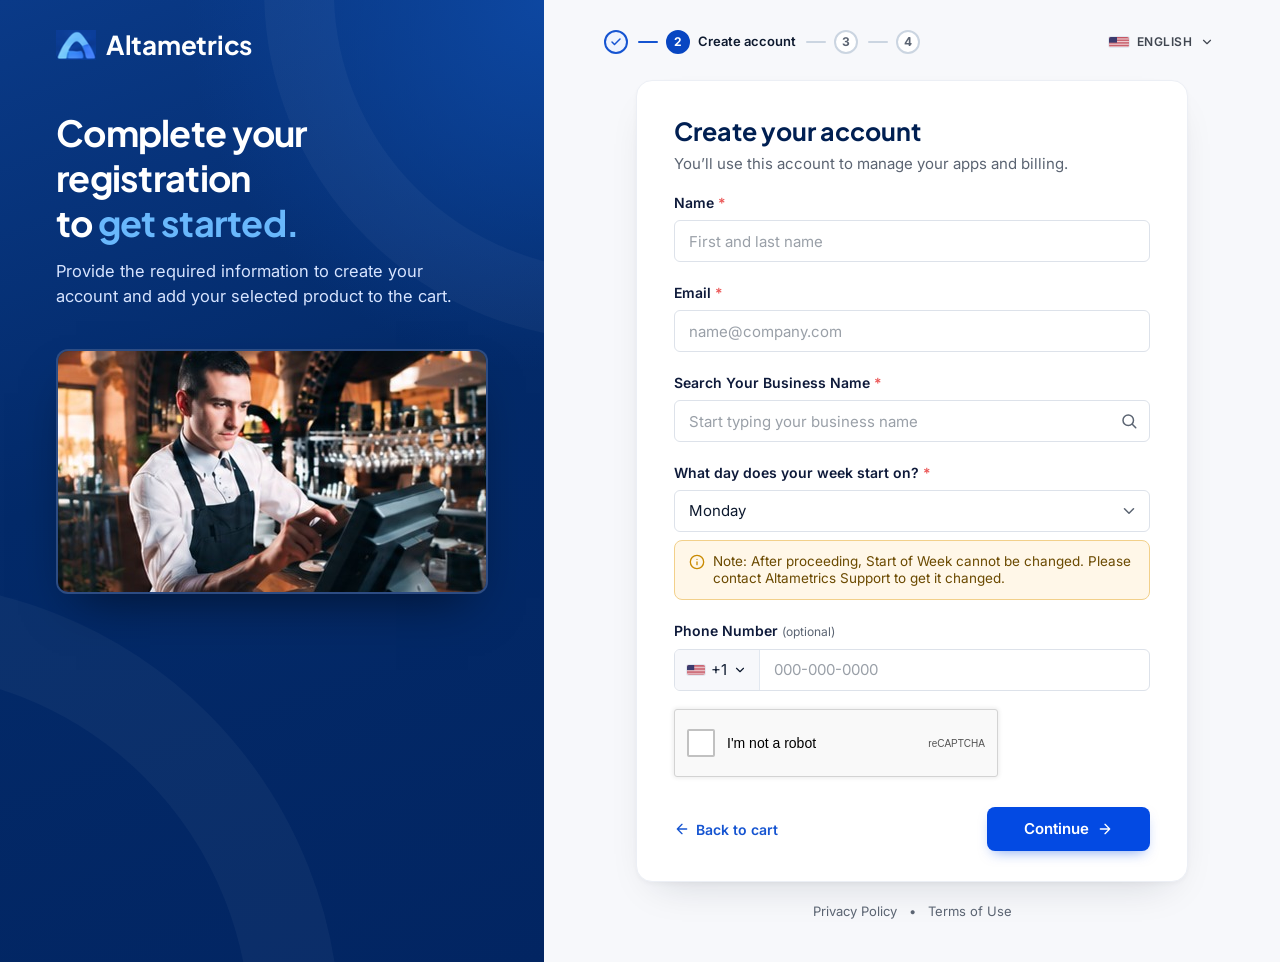
<file: registration.html>
<!DOCTYPE html>
<html lang="en">
<head>
  <meta charset="utf-8">
  <meta name="viewport" content="width=device-width, initial-scale=1">
  <title>Create your account | Altametrics</title>
  <meta name="description" content="Create your Altametrics account to complete your purchase.">
  <meta name="theme-color" content="#0b1d3a">
  <link rel="preconnect" href="https://fonts.googleapis.com">
  <link rel="preconnect" href="https://fonts.gstatic.com" crossorigin>
  <link rel="stylesheet" href="https://fonts.googleapis.com/css2?family=Inter:wght@400;500;600;700&family=Plus+Jakarta+Sans:wght@500;600;700;800&display=swap">
  <link rel="preconnect" href="https://altametrics.com">
  <link rel="preconnect" href="https://agcdn.altametrics.com">
  <link rel="stylesheet" href="assets/css/style.css">
  <script src="assets/js/app.js" defer></script>
</head>
<body class="page-auth" data-page="registration">
  <main class="auth-layout">

    <!-- Brand panel (tablet & desktop) -->
    <section class="auth-brand auth-brand--v7" aria-labelledby="auth-title">
      <div class="auth-brand__shapes" aria-hidden="true"></div>
      <div class="auth-brand__top">
        <a class="brand-lockup" href="index.html" aria-label="Altametrics home">
          <!-- Logo mark: swap for the official SVG when available -->
          <img class="brand-lockup__mark" src="assets/img/altametrics-mark.png" alt="" width="45" height="34">
          <span class="brand-lockup__name">Altametrics</span>
        </a>
      </div>
      <div class="auth-brand__content">
        <h1 class="auth-brand__title" id="auth-title"><span class="auth-brand__line">Complete your registration</span> to <span class="auth-brand__accent">get started.</span></h1>
        <p class="auth-brand__text">Provide the required information to create your account and add your selected product to the cart.</p>
        <div class="auth-order" id="auth-order" hidden>
          <p class="auth-order__label">Your order</p>
          <ul class="auth-order__items" id="auth-order-items"></ul>
          <div class="auth-order__total"><span>Due today</span><span id="auth-order-total">$0.00</span></div>
        </div>
        <figure class="auth-photo" data-media data-label="Restaurant team member at the POS">
          <!-- ASSET: cropped from the design mockup; replace with the high-resolution original -->
          <img src="assets/img/registration-staff.jpg" alt="Restaurant team member entering an order at a point-of-sale terminal" width="436" height="241" decoding="async">
        </figure>
      </div>
    </section>

    <section class="auth-panel">
      <div class="auth-topbar">
        <span class="auth-mobile-brand"><a class="wordmark" href="index.html" aria-label="Altametrics home"><span class="wordmark__text">Altametrics</span></a></span>
        <ol class="stepper" aria-label="Checkout progress"><li class="stepper__item" data-step="1" data-state="done"><span class="stepper__dot" aria-hidden="true"><span class="stepper__num">1</span><svg class="" viewBox="0 0 24 24" fill="none" stroke="currentColor" stroke-width="3" stroke-linecap="round" stroke-linejoin="round" aria-hidden="true"><path d="M20 6 9 17l-5-5"/></svg></span><a class="stepper__label" href="products.html">Choose apps</a><span class="sr-only"> (completed)</span></li><li class="stepper__item" data-step="2" data-state="current" aria-current="step"><span class="stepper__dot" aria-hidden="true"><span class="stepper__num">2</span><svg class="" viewBox="0 0 24 24" fill="none" stroke="currentColor" stroke-width="3" stroke-linecap="round" stroke-linejoin="round" aria-hidden="true"><path d="M20 6 9 17l-5-5"/></svg></span><span class="stepper__label">Create account</span><span class="sr-only"> (current step)</span></li><li class="stepper__item" data-step="3" data-state="upcoming"><span class="stepper__dot" aria-hidden="true"><span class="stepper__num">3</span><svg class="" viewBox="0 0 24 24" fill="none" stroke="currentColor" stroke-width="3" stroke-linecap="round" stroke-linejoin="round" aria-hidden="true"><path d="M20 6 9 17l-5-5"/></svg></span><span class="stepper__label">Verify email</span><span class="sr-only"></span></li><li class="stepper__item" data-step="4" data-state="upcoming"><span class="stepper__dot" aria-hidden="true"><span class="stepper__num">4</span><svg class="" viewBox="0 0 24 24" fill="none" stroke="currentColor" stroke-width="3" stroke-linecap="round" stroke-linejoin="round" aria-hidden="true"><path d="M20 6 9 17l-5-5"/></svg></span><span class="stepper__label">Payment</span><span class="sr-only"></span></li></ol>
        <div class="lang-select">
          <!-- TODO: language menu -->
          <button type="button" class="lang-select__btn" aria-label="Language: English"><svg class="flag" viewBox="0 0 38 20" aria-hidden="true"><rect width="38" height="20" fill="#b22234"/><path d="M0 2.31h38M0 5.38h38M0 8.46h38M0 11.54h38M0 14.62h38M0 17.69h38" stroke="#fff" stroke-width="1.54"/><rect width="15.2" height="10.77" fill="#3c3b6e"/></svg><span class="lang-select__label">English</span><svg class="icon icon--xs" viewBox="0 0 24 24" fill="none" stroke="currentColor" stroke-width="2" stroke-linecap="round" stroke-linejoin="round" aria-hidden="true"><path d="m6 9 6 6 6-6"/></svg></button>
        </div>
      </div>

      <div class="auth-panel__body">
        <h1 class="sr-only auth-mobile-title">Complete your registration to get started.</h1>
        <div class="auth-card">

          <!-- Step: account details -->
          <form id="details-form" novalidate>
            <h2 class="auth-card__title">Create your account</h2>
            <p class="auth-card__text">You&rsquo;ll use this account to manage your apps and billing.</p>

          <div class="field">
            <label class="field__label" for="reg-name">Name <span class="field__req" aria-hidden="true">*</span></label>
            <input class="input" id="reg-name" name="name" type="text" placeholder="First and last name" autocomplete="name" required aria-describedby="reg-name-error">
            <p class="field__error" id="reg-name-error" hidden></p>
          </div>

          <div class="field">
            <label class="field__label" for="reg-email">Email <span class="field__req" aria-hidden="true">*</span></label>
            <input class="input" id="reg-email" name="email" type="email" placeholder="name@company.com" autocomplete="email" required aria-describedby="reg-email-error">
            <p class="field__error" id="reg-email-error" hidden></p>
          </div>

          <div class="field">
            <label class="field__label" for="reg-business">Search Your Business Name <span class="field__req" aria-hidden="true">*</span></label>
            <div class="select-wrap"><input class="input input--icon-right" id="reg-business" name="business" type="text" placeholder="Start typing your business name" autocomplete="organization" required aria-describedby="reg-business-error"><!-- TODO: business lookup / autocomplete --><svg class="select-wrap__icon" viewBox="0 0 24 24" fill="none" stroke="currentColor" stroke-width="2" stroke-linecap="round" stroke-linejoin="round" aria-hidden="true"><circle cx="11" cy="11" r="7"/><path d="m21 21-4.3-4.3"/></svg></div>
            <p class="field__error" id="reg-business-error" hidden></p>
          </div>
            <div class="field">
              <label class="field__label" for="reg-week-start">What day does your week start on? <span class="field__req" aria-hidden="true">*</span></label>
              <div class="select-wrap">
                <select class="select" id="reg-week-start" name="week_start" required aria-describedby="week-start-note reg-week-start-error">
                  <option>Monday</option><option>Tuesday</option><option>Wednesday</option><option>Thursday</option><option>Friday</option><option>Saturday</option><option>Sunday</option>
                </select><svg class="select-wrap__icon" viewBox="0 0 24 24" fill="none" stroke="currentColor" stroke-width="2" stroke-linecap="round" stroke-linejoin="round" aria-hidden="true"><path d="m6 9 6 6 6-6"/></svg>
              </div>
              <p class="reg-note" id="week-start-note"><svg class="icon icon--sm" viewBox="0 0 24 24" fill="none" stroke="currentColor" stroke-width="2" stroke-linecap="round" stroke-linejoin="round" aria-hidden="true"><circle cx="12" cy="12" r="10"/><path d="M12 16v-4M12 8h.01"/></svg><span>Note: After proceeding, Start of Week cannot be changed. Please contact Altametrics Support to get it changed.</span></p>
              <p class="field__error" id="reg-week-start-error" hidden></p>
            </div>
            <div class="field">
              <label class="field__label" for="reg-phone">Phone Number <span class="field__opt">(optional)</span></label>
              <div class="phone-group">
                <!-- TODO: country code picker -->
                <button type="button" class="phone-group__code" aria-label="Country code: United States, +1"><svg class="flag" viewBox="0 0 38 20" aria-hidden="true"><rect width="38" height="20" fill="#b22234"/><path d="M0 2.31h38M0 5.38h38M0 8.46h38M0 11.54h38M0 14.62h38M0 17.69h38" stroke="#fff" stroke-width="1.54"/><rect width="15.2" height="10.77" fill="#3c3b6e"/></svg><span>+1</span><svg class="icon icon--xs" viewBox="0 0 24 24" fill="none" stroke="currentColor" stroke-width="2" stroke-linecap="round" stroke-linejoin="round" aria-hidden="true"><path d="m6 9 6 6 6-6"/></svg></button>
                <input class="phone-group__input" id="reg-phone" name="phone" type="tel" placeholder="000-000-0000" autocomplete="tel-national">
              </div>
            </div>

            <!-- PLACEHOLDER: replace with the Google reCAPTCHA widget (304 x 78) -->
            <div class="captcha-ph">
              <label class="captcha-ph__check"><input type="checkbox" name="captcha"><span>I'm not a robot</span></label>
              <span class="captcha-ph__brand">reCAPTCHA</span>
            </div>

            <div class="auth-actions">
              <a class="auth-back" href="products.html"><svg class="icon icon--sm" viewBox="0 0 24 24" fill="none" stroke="currentColor" stroke-width="2" stroke-linecap="round" stroke-linejoin="round" aria-hidden="true"><path d="M19 12H5M12 19l-7-7 7-7"/></svg>Back to cart</a>
              <button type="submit" class="btn btn--primary auth-continue">Continue <svg class="icon icon--sm" viewBox="0 0 24 24" fill="none" stroke="currentColor" stroke-width="2" stroke-linecap="round" stroke-linejoin="round" aria-hidden="true"><path d="M5 12h14M12 5l7 7-7 7"/></svg></button>
            </div>
          </form>

          <!-- Step: verify email -->
          <form id="verify-form" novalidate hidden>
            <h2 class="auth-card__title" id="verify-title">Verify Your Account</h2>
            <p class="auth-card__text" id="verify-text">Please enter the 6-digit code sent to <strong id="verify-email">your email address</strong> to continue.</p>
            <fieldset class="otp-inputs" aria-labelledby="verify-title" aria-describedby="verify-text verify-message">
              <input class="otp-input" type="text" inputmode="numeric" maxlength="1" placeholder=" " autocomplete="one-time-code" aria-label="Digit 1 of 6">
              <input class="otp-input" type="text" inputmode="numeric" maxlength="1" placeholder=" " aria-label="Digit 2 of 6">
              <input class="otp-input" type="text" inputmode="numeric" maxlength="1" placeholder=" " aria-label="Digit 3 of 6">
              <input class="otp-input" type="text" inputmode="numeric" maxlength="1" placeholder=" " aria-label="Digit 4 of 6">
              <input class="otp-input" type="text" inputmode="numeric" maxlength="1" placeholder=" " aria-label="Digit 5 of 6">
              <input class="otp-input" type="text" inputmode="numeric" maxlength="1" placeholder=" " aria-label="Digit 6 of 6">
            </fieldset>
            <p class="form-message" id="verify-message" role="status" hidden></p>
            <p class="resend">Didn&rsquo;t get a code? <button type="button" class="resend__btn" id="resend-code">Resend Code</button></p>
            <div class="auth-actions">
              <a class="auth-back" href="products.html"><svg class="icon icon--sm" viewBox="0 0 24 24" fill="none" stroke="currentColor" stroke-width="2" stroke-linecap="round" stroke-linejoin="round" aria-hidden="true"><path d="M19 12H5M12 19l-7-7 7-7"/></svg>Back to cart</a>
              <button type="submit" class="btn btn--primary">Verify</button>
            </div>
          </form>
        </div>

        <nav class="auth-legal" aria-label="Legal">
          <a href="https://altametrics.com/legal/privacy-policy/">Privacy Policy</a><span aria-hidden="true">&bull;</span><a href="https://altametrics.com/legal/terms-of-use/">Terms of Use</a>
        </nav>
      </div>
    </section>
  </main>
</body>
</html>
</file>
<file: assets/css/style.css>
/* ==========================================================================
   ZipSchedules × Altametrics — purchase flow stylesheet (v2)
   Pages: index → products → registration → checkout → manage
   One blue (#00457f, the Altametrics app-bar blue), one accent (amber),
   green reserved for the final payment action and success states.
   ========================================================================== */

/* 1. Tokens ---------------------------------------------------------------- */
:root {
  --font-body: 'Inter', system-ui, -apple-system, 'Segoe UI', Roboto, Arial, sans-serif;
  --font-head: 'Plus Jakarta Sans', 'Inter', system-ui, -apple-system, 'Segoe UI', Arial, sans-serif;

  /* Brand */
  --primary: #00457f;
  --primary-600: #005da7;
  --primary-container: #2976c7;
  --primary-50: #eef4fb;
  --primary-100: #d9e7f7;
  --primary-fixed: #d3e3ff;
  --primary-fixed-dim: #a3c9ff;
  --on-primary: #ffffff;
  --on-primary-container: #bcd6ff;
  --amber: #feae2c;
  --amber-50: #fff6e6;
  --amber-ink: #7a4f00;
  --secondary-container: #feae2c;

  /* Neutrals */
  --ink: #0f1b2d;
  --on-surface: #1b1c1b;
  --on-surface-variant: #414751;
  --muted: #5b6472;
  --text-muted: #6b7280;
  --placeholder: #9aa0a8;
  --line: #e2e8f0;
  --line-strong: #cbd5e1;
  --border-subtle: #e2e8f0;
  --outline-variant: #c1c7d3;
  --bg: #f8fafc;
  --surface: #fbf9f8;
  --surface-background: #f8fafc;
  --surface-lowest: #ffffff;
  --surface-low: #f5f3f2;
  --surface-container: #efedec;
  --surface-dark: #1b1c1c;
  --surface-dark-card: #2a2b2b;
  --gray-100: #f3f4f6;
  --gray-300: #d1d5db;

  /* Status */
  --success: #1f9d55;
  --success-hover: #18834a;
  --success-50: #e8f6ee;
  --error: #ba1a1a;
  --error-50: #fdeeee;
  --status-error: #eb5757;

  /* Shape & depth */
  --radius-sm: 4px;
  --radius-md: 6px;
  --radius-lg: 8px;
  --radius-xl: 12px;
  --radius-2xl: 16px;
  --radius-3xl: 24px;
  --radius-full: 9999px;
  --shadow-sm: 0 1px 2px 0 rgb(15 27 45 / 0.05);
  --shadow-md: 0 4px 12px -2px rgb(15 27 45 / 0.08), 0 2px 4px -2px rgb(15 27 45 / 0.06);
  --shadow-lg: 0 10px 24px -6px rgb(15 27 45 / 0.12), 0 4px 8px -4px rgb(15 27 45 / 0.08);
  --shadow-xl: 0 20px 32px -8px rgb(15 27 45 / 0.16);
  --shadow-2xl: 0 28px 56px -12px rgb(15 27 45 / 0.28);
  --focus-ring: 0 0 0 3px rgb(0 93 167 / 0.22);

  --container: 1280px;
  --header-h: 68px;
}

/* 2. Base ------------------------------------------------------------------ */
*, *::before, *::after { box-sizing: border-box; }
html { -webkit-text-size-adjust: 100%; scroll-behavior: smooth; }
body {
  margin: 0; font-family: var(--font-body); font-size: 16px; line-height: 1.5; color: var(--on-surface);
  -webkit-font-smoothing: antialiased; -moz-osx-font-smoothing: grayscale;
}
h1, h2, h3, h4, p, ul, ol, figure, blockquote, dl, dd, fieldset { margin: 0; }
ul, ol { padding: 0; list-style: none; }
fieldset { padding: 0; border: 0; min-width: 0; }
img, svg { display: block; max-width: 100%; }
a { color: inherit; text-decoration: none; }
button, input, select, textarea { font: inherit; color: inherit; margin: 0; }
button { cursor: pointer; background: none; border: 0; padding: 0; }
button:disabled { cursor: not-allowed; }
:focus-visible { outline: 2px solid var(--primary-600); outline-offset: 2px; }
[hidden] { display: none !important; }
.sr-only { position: absolute; width: 1px; height: 1px; padding: 0; margin: -1px; overflow: hidden; clip: rect(0,0,0,0); white-space: nowrap; border: 0; }
.skip-link { position: absolute; left: 16px; top: -100px; z-index: 100; padding: 8px 16px; border-radius: var(--radius-lg); background: var(--primary); color: #fff; font-weight: 600; }
.skip-link:focus { top: 16px; }
.container { width: 100%; max-width: var(--container); margin: 0 auto; padding-left: 32px; padding-right: 32px; }
.icon { width: 20px; height: 20px; flex: none; }
.icon--xs { width: 14px; height: 14px; }
.icon--sm { width: 16px; height: 16px; }
.icon--lg { width: 24px; height: 24px; }

/* Wordmark (swap for the SVG logo when available) */
.wordmark { display: inline-flex; align-items: center; gap: 8px; font-family: var(--font-head); font-size: 20px; line-height: 1; font-weight: 800; letter-spacing: -0.02em; color: var(--primary); }
.wordmark__mark { display: inline-flex; align-items: center; justify-content: center; width: 28px; height: 28px; border-radius: 50%; background: var(--primary); color: #fff; }
.wordmark__mark svg { width: 16px; height: 16px; }
.wordmark--light { color: #fff; }
.wordmark--light .wordmark__mark { background: #fff; color: var(--primary); }
.wordmark__sub { font-family: var(--font-body); font-size: 11px; font-weight: 600; letter-spacing: 0; opacity: .75; align-self: flex-end; margin-bottom: 1px; }

/* 3. Buttons --------------------------------------------------------------- */
.btn {
  display: inline-flex; align-items: center; justify-content: center; gap: 8px;
  height: 44px; padding: 0 22px; border: 1px solid transparent; border-radius: var(--radius-lg);
  font-size: 14px; line-height: 16px; font-weight: 600; white-space: nowrap;
  transition: background-color .15s ease, border-color .15s ease, color .15s ease, box-shadow .15s ease, transform .1s ease;
}
.btn:active:not(:disabled) { transform: scale(.98); }
.btn--sm { height: 36px; padding: 0 14px; font-size: 13px; }
.btn--lg { height: 50px; padding: 0 28px; font-size: 16px; line-height: 24px; }
.btn--block { display: flex; width: 100%; }
.btn--primary { background: var(--primary); color: #fff; }
.btn--primary:hover:not(:disabled) { background: var(--primary-600); }
.btn--success { background: var(--success); color: #fff; }
.btn--success:hover:not(:disabled) { background: var(--success-hover); }
.btn--danger { background: var(--error); color: #fff; }
.btn--danger:hover:not(:disabled) { background: #93000a; }
.btn--danger-outline { background: #fff; color: var(--error); border-color: #efc4c4; }
.btn--danger-outline:hover:not(:disabled) { background: var(--error-50); border-color: var(--error); }
.btn--ghost { background: #fff; color: var(--ink); border-color: var(--line-strong); }
.btn--ghost:hover:not(:disabled) { border-color: var(--primary); color: var(--primary); }
.btn--soft { background: var(--primary-50); color: var(--primary); border-color: var(--primary-100); }
.btn--soft:hover:not(:disabled) { background: var(--primary-100); }
.btn--outline-primary { background: #fff; color: var(--primary); border-color: var(--outline-variant); }
.btn--outline-primary:hover:not(:disabled) { background: var(--primary-50); border-color: var(--primary); }
.btn--pill { border-radius: var(--radius-full); }
.btn:disabled, .btn[aria-disabled="true"] { opacity: .45; }
.btn.is-loading { pointer-events: none; opacity: .85; }
.btn.is-loading::before {
  content: ""; width: 14px; height: 14px; border-radius: 50%;
  border: 2px solid currentColor; border-right-color: transparent; animation: spin .7s linear infinite;
}
@keyframes spin { to { transform: rotate(360deg); } }
.link-btn { font-size: 14px; font-weight: 600; color: var(--primary); text-underline-offset: 3px; }
.link-btn:hover { text-decoration: underline; }

/* 4. Forms ----------------------------------------------------------------- */
.field + .field, .field-row + .field, .field + .field-row, .field-row + .field-row { margin-top: 16px; }
.field__label { display: flex; align-items: baseline; gap: 4px; margin-bottom: 6px; font-size: 13px; line-height: 18px; font-weight: 600; color: var(--ink); }
.field__req { color: var(--status-error); }
.field__opt { font-size: 12px; font-weight: 400; color: var(--muted); }
.field__hint { margin-top: 6px; font-size: 12px; line-height: 16px; color: var(--muted); }
.field__error { display: flex; gap: 6px; margin-top: 6px; font-size: 12.5px; line-height: 18px; color: var(--error); }
.input, .select {
  display: block; width: 100%; height: 46px; padding: 0 14px; font-size: 15px; color: var(--ink);
  background: #fff; border: 1px solid var(--line-strong); border-radius: var(--radius-lg);
  outline: none; -webkit-appearance: none; appearance: none; transition: border-color .15s ease, box-shadow .15s ease;
}
.input::placeholder { color: var(--placeholder); opacity: 1; }
.input:hover, .select:hover { border-color: #94a3b8; }
.input:focus, .select:focus { border-color: var(--primary-600); box-shadow: var(--focus-ring); }
.input[aria-invalid="true"], .select[aria-invalid="true"] { border-color: var(--error); background: #fffafa; }
.input-wrap, .select-wrap { position: relative; }
.select { padding-right: 40px; cursor: pointer; }
.select-wrap__icon { position: absolute; top: 50%; right: 12px; width: 18px; height: 18px; transform: translateY(-50%); color: var(--muted); pointer-events: none; }
.input-wrap__icon { position: absolute; top: 50%; left: 14px; width: 16px; height: 16px; transform: translateY(-50%); color: var(--muted); pointer-events: none; }
.input-wrap--icon-left .input { padding-left: 40px; }
.input-wrap__tag { position: absolute; top: 50%; right: 12px; transform: translateY(-50%); font-size: 11px; font-weight: 700; letter-spacing: .02em; color: var(--primary); pointer-events: none; }
.field-row { display: grid; grid-template-columns: 1fr 1fr; gap: 12px; }
.field-row--3 { grid-template-columns: 1.4fr 1fr 1fr; }

/* 5. Flow chrome: header, stepper, footer --------------------------------- */
.co-header { position: sticky; top: 0; z-index: 40; background: rgb(255 255 255 / .94); -webkit-backdrop-filter: blur(10px); backdrop-filter: blur(10px); border-bottom: 1px solid var(--line); }
.co-header__inner { display: grid; grid-template-columns: 1fr auto 1fr; align-items: center; gap: 24px; height: var(--header-h); }
.co-header__help { justify-self: end; display: flex; align-items: center; gap: 8px; font-size: 13px; color: var(--muted); }
.co-header__help a { display: inline-flex; align-items: center; gap: 6px; font-weight: 600; color: var(--ink); }
.co-header__help a:hover { color: var(--primary); }

.stepper { display: flex; align-items: center; gap: 10px; }
.stepper__item { display: flex; align-items: center; gap: 8px; font-size: 13px; font-weight: 500; color: var(--muted); white-space: nowrap; }
.stepper__item + .stepper__item::before { content: ""; width: 28px; height: 2px; border-radius: 2px; background: var(--line-strong); }
.stepper__item[data-state="done"] + .stepper__item::before { background: var(--primary); }
.stepper__dot {
  display: inline-flex; align-items: center; justify-content: center; width: 24px; height: 24px; flex: none;
  border-radius: 50%; border: 2px solid var(--line-strong); background: #fff;
  font-size: 12px; font-weight: 700; color: var(--muted);
}
.stepper__dot svg { display: none; width: 12px; height: 12px; }
.stepper__item[data-state="current"] { color: var(--ink); font-weight: 600; }
.stepper__item[data-state="current"] .stepper__dot { border-color: var(--primary); background: var(--primary); color: #fff; }
.stepper__item[data-state="done"] { color: var(--ink); }
.stepper__item[data-state="done"] .stepper__dot { border-color: var(--primary); background: var(--primary-50); color: var(--primary); }
.stepper__item[data-state="done"] .stepper__num { display: none; }
.stepper__item[data-state="done"] .stepper__dot svg { display: block; }
.stepper__item a { color: inherit; }
.stepper__item a:hover { color: var(--primary); }

.co-footer { padding: 24px 0; border-top: 1px solid var(--line); background: #fff; font-size: 13px; color: var(--muted); }
.co-footer__inner { display: flex; flex-wrap: wrap; align-items: center; justify-content: space-between; gap: 12px 24px; }
.co-footer__links { display: flex; flex-wrap: wrap; gap: 8px 20px; }
.co-footer__links a:hover { color: var(--primary); text-decoration: underline; text-underline-offset: 3px; }

.secure-note { display: flex; align-items: center; justify-content: center; gap: 8px; font-size: 12px; line-height: 16px; color: var(--muted); }
.secure-note .icon { color: var(--success); }

/* 6. Dialogs --------------------------------------------------------------- */
.dialog {
  width: calc(100% - 32px); max-width: 460px; max-height: calc(100dvh - 48px); margin: auto;
  padding: 0; border: 0; border-radius: var(--radius-2xl); background: #fff; color: var(--on-surface);
  box-shadow: var(--shadow-2xl); overflow: auto; overscroll-behavior: contain;
}
.dialog::backdrop { background: rgb(15 27 45 / .5); -webkit-backdrop-filter: blur(3px); backdrop-filter: blur(3px); }
.dialog[open] { animation: dialog-in .18s ease-out; }
@keyframes dialog-in { from { opacity: 0; transform: translateY(8px) scale(.985); } to { opacity: 1; transform: none; } }
.dialog__header { position: sticky; top: 0; z-index: 1; padding: 20px 24px 0; background: #fff; }
.dialog__title-row { display: flex; align-items: flex-start; justify-content: space-between; gap: 16px; }
.dialog__title { font-family: var(--font-head); font-size: 20px; line-height: 28px; font-weight: 700; color: var(--ink); }
.dialog__sub { margin-top: 2px; font-size: 13px; line-height: 18px; color: var(--muted); }
.dialog__close { display: inline-flex; align-items: center; justify-content: center; width: 34px; height: 34px; margin: -4px -8px 0 0; border-radius: var(--radius-lg); color: var(--muted); }
.dialog__close:hover { background: var(--gray-100); color: var(--ink); }
.dialog__progress { display: flex; gap: 6px; margin-top: 16px; padding-bottom: 16px; border-bottom: 1px solid var(--line); }
.dialog__progress span { flex: 1; height: 4px; border-radius: 2px; background: var(--line); }
.dialog__progress span.is-on { background: var(--primary); }
.dialog__body { padding: 20px 24px 24px; }
.dialog__actions { display: flex; flex-direction: column; align-items: center; gap: 12px; margin-top: 24px; }
.dialog__footer-note { margin-top: 16px; }

/* Email capture */
.email-dialog { max-width: 448px; }
.email-dialog__inner { position: relative; padding: 28px; }
.email-dialog__close { position: absolute; top: 16px; right: 16px; margin: 0; }
.email-dialog__badge { display: inline-flex; align-items: center; justify-content: center; width: 44px; height: 44px; margin-bottom: 16px; border-radius: var(--radius-xl); background: var(--primary-50); color: var(--primary); }
.email-dialog__title { padding-right: 28px; font-family: var(--font-head); font-size: 20px; line-height: 28px; font-weight: 700; color: var(--ink); }
.email-dialog__text { margin: 6px 0 20px; font-size: 14px; line-height: 20px; color: var(--muted); }
.email-dialog .btn { margin-top: 16px; height: 48px; }
.email-dialog__legal { margin-top: 14px; font-size: 12px; line-height: 17px; text-align: center; color: var(--muted); }
.email-dialog__legal a { color: var(--primary); font-weight: 600; }
/* ==========================================================================
   6. LANDING PAGE  (body.page-landing)
   ========================================================================== */
.page-landing { background: #fff; }


.l-header {
  position: sticky; top: 0; z-index: 40;
  background: rgb(255 255 255 / .9);
  -webkit-backdrop-filter: blur(12px); backdrop-filter: blur(12px);
  border-bottom: 1px solid transparent;
  transition: border-color .2s ease;
}
.l-header.is-scrolled { border-bottom-color: var(--border-subtle); }
.l-header__inner { height: 76px; display: flex; align-items: center; justify-content: space-between; }
.l-logo {
  font-family: var(--font-head); font-size: 22px; line-height: 28px; font-weight: 800;
  letter-spacing: -0.02em; color: var(--primary);
}
.l-nav { display: flex; align-items: center; gap: 32px; font-size: 14px; font-weight: 500; color: var(--on-surface-variant); }
.l-nav a:hover { color: var(--primary); }
.l-nav__login { color: var(--primary); font-weight: 600; }
.l-nav-toggle { display: none; width: 40px; height: 40px; align-items: center; justify-content: center; border-radius: var(--radius-md); }
.l-nav-toggle:hover { background: var(--gray-100); }
.l-nav-toggle .icon-close { display: none; }
.l-nav-toggle[aria-expanded="true"] .icon-open { display: none; }
.l-nav-toggle[aria-expanded="true"] .icon-close { display: block; }

.l-section { padding: 96px 0; }
.l-section--tint { background: var(--surface-background); }
.l-section--dark { background: var(--surface-dark); color: #fff; }
.l-section-head { max-width: 640px; margin: 0 auto 48px; text-align: center; }
.l-h2 {
  font-family: var(--font-head); font-size: 32px; line-height: 40px; font-weight: 700; letter-spacing: -0.02em;
}
.l-lead { margin-top: 12px; font-size: 16px; line-height: 24px; color: var(--on-surface-variant); }

/* Hero */
.l-hero { padding: 72px 0 96px; background: var(--surface-background); }
.l-hero__grid { display: grid; grid-template-columns: 1fr 1fr; gap: 48px; align-items: center; }
.l-pill {
  display: inline-flex; align-items: center; height: 26px; padding: 0 12px;
  border: 1px solid var(--primary-fixed); border-radius: var(--radius-full);
  background: #e8f0fb; color: var(--primary);
  font-size: 11px; line-height: 14px; font-weight: 700; letter-spacing: .06em; text-transform: uppercase;
}
.l-hero__title {
  margin-top: 20px;
  font-family: var(--font-head); font-size: 60px; line-height: 62px; font-weight: 700; letter-spacing: -0.03em;
  color: #111;
}
.l-hero__title em { font-style: normal; color: var(--primary); }
.l-hero__text { max-width: 560px; margin-top: 24px; font-size: 18px; line-height: 28px; color: var(--on-surface-variant); }
.l-hero__actions { display: flex; flex-wrap: wrap; gap: 16px; margin-top: 40px; }

/* Image placeholders — replace with exported product imagery */
.media-ph {
  position: relative; overflow: hidden; border-radius: var(--radius-xl);
  background: radial-gradient(120% 120% at 20% 0%, #1f2a3a 0%, #0b111b 60%, #070b12 100%);
  box-shadow: var(--shadow-2xl);
}
.media-ph::after {
  content: attr(data-label); position: absolute; left: 16px; bottom: 12px;
  font-size: 11px; letter-spacing: .06em; text-transform: uppercase; color: rgb(255 255 255 / .35);
}
.l-hero__media { aspect-ratio: 4 / 3; }
.l-hero__media-frame {
  position: absolute; inset: 12% 15%; border: 1px solid rgb(255 255 255 / .08); border-radius: var(--radius-lg);
}
.l-hero__media-ring {
  position: absolute; top: 50%; left: 50%; width: 32%; aspect-ratio: 1; transform: translate(-50%, -50%);
  border-radius: 50%; border: 3px solid rgb(255 255 255 / .12); border-top-color: var(--primary-container); border-right-color: var(--primary-container);
}

/* Feature cards */
.l-features { padding: 72px 0; }
.l-features__grid { display: grid; grid-template-columns: repeat(4, minmax(0, 1fr)); gap: 24px; }
.l-feature { padding: 24px; border-radius: var(--radius-xl); background: var(--surface-background); }
.l-feature__icon {
  display: inline-flex; align-items: center; justify-content: center;
  width: 40px; height: 40px; margin-bottom: 16px; border-radius: var(--radius-lg);
}
.l-feature__title { font-size: 16px; line-height: 22px; font-weight: 700; }
.l-feature__text { margin-top: 8px; font-size: 14px; line-height: 20px; color: var(--on-surface-variant); }
.tone-blue { background: #e3edfb; color: #0b57d0; }
.tone-orange { background: #fdeedd; color: #c2410c; }
.tone-gray { background: #e9ebee; color: #475467; }
.tone-green { background: #e3f5ea; color: #1e874b; }
.tone-solid-blue { background: #0b57d0; color: #fff; }
.tone-solid-red { background: #b3261e; color: #fff; }
.tone-solid-brown { background: #8a4b16; color: #fff; }

/* Bento: forecasting + coordination */
.l-bento { display: grid; grid-template-columns: 2fr 1fr; gap: 24px; }
.l-bento__main {
  padding: 40px; border-radius: var(--radius-2xl); color: #fff;
  background: linear-gradient(135deg, #0a4fa5 0%, var(--primary) 100%);
}
.l-bento__title { font-family: var(--font-head); font-size: 22px; line-height: 30px; font-weight: 700; }
.l-bento__text { max-width: 520px; margin-top: 12px; font-size: 15px; line-height: 24px; color: var(--on-primary-container); }
.l-checks { display: grid; grid-template-columns: 1fr 1fr; gap: 14px 32px; margin-top: 28px; font-size: 14px; font-weight: 500; }
.l-checks li { display: flex; align-items: center; gap: 10px; }
.l-bento__side { padding: 40px 32px; border-radius: var(--radius-2xl); background: var(--surface-background); }
.l-bento__side .l-feature__icon { width: 44px; height: 44px; }

/* Three columns */
.l-cols { display: grid; grid-template-columns: repeat(3, minmax(0, 1fr)); gap: 40px; }
.l-col__icon { display: inline-flex; align-items: center; justify-content: center; width: 36px; height: 36px; border-radius: var(--radius-md); }
.l-col__title { margin-top: 18px; font-size: 18px; line-height: 26px; font-weight: 700; }
.l-col__text { margin-top: 8px; font-size: 14px; line-height: 22px; color: var(--on-surface-variant); }
.l-more {
  display: inline-flex; align-items: center; gap: 6px; margin-top: 14px;
  font-size: 14px; font-weight: 600; color: var(--primary);
}
.l-more:hover { text-decoration: underline; text-underline-offset: 3px; }

/* Compliance split */
.l-split { display: grid; grid-template-columns: 1fr 1fr; gap: 64px; align-items: center; }
.l-split__media { aspect-ratio: 1 / 1; max-width: 520px; }
.l-split__media .l-hero__media-ring { width: 46%; border-width: 1px; border-color: rgb(120 170 255 / .25); }
.l-flsa {
  position: absolute; right: 24px; bottom: 24px; z-index: 1; max-width: 240px;
  padding: 16px; border-radius: var(--radius-lg); background: #0b57d0; color: #fff; box-shadow: var(--shadow-lg);
}
.l-flsa__title { font-size: 14px; font-weight: 700; }
.l-flsa__text { margin-top: 4px; font-size: 12px; line-height: 17px; color: #dbe7ff; }
.l-list { margin-top: 24px; display: grid; gap: 14px; font-size: 15px; line-height: 22px; color: var(--on-surface-variant); }
.l-list li { display: flex; gap: 12px; }
.l-list .icon { color: var(--primary); margin-top: 1px; }

/* 5 ways (dark) */
.l-ways__head { display: flex; align-items: flex-end; justify-content: space-between; gap: 24px; margin-bottom: 40px; }
.l-ways__head .l-lead { color: #b8bcc4; }
.l-ways__badge { flex: none; height: 40px; padding: 0 20px; border-radius: var(--radius-md); background: #0b57d0; color: #fff; font-size: 14px; font-weight: 600; display: inline-flex; align-items: center; }
.l-ways__grid { display: grid; grid-template-columns: repeat(5, minmax(0, 1fr)); gap: 16px; }
.l-way { padding: 24px 20px; border-radius: var(--radius-lg); background: var(--surface-dark-card); }
.l-way__num { font-family: var(--font-head); font-size: 26px; line-height: 32px; font-weight: 600; color: #4f8fe8; }
.l-way__title { margin-top: 14px; font-size: 12px; line-height: 16px; font-weight: 700; letter-spacing: .04em; text-transform: uppercase; }
.l-way__text { margin-top: 10px; font-size: 13px; line-height: 19px; color: #a7abb3; }

/* Mobile app panel */
.l-app {
  display: grid; grid-template-columns: 1.1fr 1fr; gap: 48px; align-items: center;
  padding: 64px; border-radius: var(--radius-3xl); color: #fff;
  background: linear-gradient(135deg, #0b57d0 0%, var(--primary) 100%);
}
.l-app .l-pill { background: rgb(255 255 255 / .15); border-color: rgb(255 255 255 / .25); color: #fff; }
.l-app__title { margin-top: 16px; font-family: var(--font-head); font-size: 44px; line-height: 50px; font-weight: 700; letter-spacing: -0.02em; }
.l-app__text { max-width: 460px; margin-top: 16px; font-size: 16px; line-height: 26px; color: #dbe7ff; }
.l-stores { display: flex; flex-wrap: wrap; gap: 12px; margin-top: 32px; }
.l-store {
  display: inline-flex; align-items: center; gap: 10px; height: 48px; padding: 0 18px;
  border-radius: var(--radius-lg); background: #000; color: #fff; border: 1px solid rgb(255 255 255 / .2);
}
.l-store:hover { background: #1a1a1a; }
.l-store__small { display: block; font-size: 9px; line-height: 11px; letter-spacing: .04em; text-transform: uppercase; opacity: .8; }
.l-store__big { display: block; font-size: 15px; line-height: 18px; font-weight: 600; }
.l-app__media {
  justify-self: center; width: 100%; max-width: 360px; aspect-ratio: 1 / 1;
  display: flex; align-items: center; justify-content: center;
  border-radius: var(--radius-xl); background: #f4f6fa; box-shadow: var(--shadow-xl);
}
.l-phone-ph {
  width: 42%; aspect-ratio: 9 / 19; border-radius: 22px; position: relative;
  background: radial-gradient(100% 70% at 50% 40%, #1d2b3d 0%, #070b12 70%);
  border: 4px solid #111; box-shadow: var(--shadow-lg);
}
.l-phone-ph::after {
  content: ""; position: absolute; top: 34%; left: 50%; width: 52%; aspect-ratio: 1; transform: translate(-50%, -50%);
  border-radius: 50%; border: 2px solid rgb(79 143 232 / .7);
}

/* Testimonials */
.l-quotes { display: grid; grid-template-columns: repeat(3, minmax(0, 1fr)); gap: 24px; }
.l-quote { display: flex; flex-direction: column; padding: 28px; border: 1px solid var(--border-subtle); border-radius: var(--radius-xl); background: #fff; box-shadow: var(--shadow-sm); }
.l-stars { display: flex; gap: 2px; color: var(--secondary-container); }
.l-quote__text { flex: 1; margin-top: 16px; font-size: 14px; line-height: 22px; font-style: italic; color: var(--on-surface-variant); }
.l-quote__by { display: flex; align-items: center; gap: 12px; margin-top: 24px; }
.l-avatar { display: inline-flex; align-items: center; justify-content: center; width: 36px; height: 36px; border-radius: 50%; font-size: 13px; font-weight: 700; }
.l-quote__name { font-size: 14px; font-weight: 700; }
.l-quote__role { font-size: 12px; color: var(--text-muted); }

/* CTA */
.l-cta { text-align: center; }
.l-cta .l-h2 { font-size: 36px; line-height: 44px; }
.l-cta .l-lead { max-width: 560px; margin: 14px auto 0; }
.l-cta__actions { display: flex; justify-content: center; flex-wrap: wrap; gap: 16px; margin-top: 32px; }

/* Footer */
.l-footer { padding: 64px 0 32px; background: var(--surface-background); border-top: 1px solid var(--border-subtle); font-size: 14px; }
.l-footer__grid { display: grid; grid-template-columns: 1.6fr 1fr 1fr 1fr; gap: 40px; }
.l-footer__about { max-width: 300px; margin-top: 12px; line-height: 22px; color: var(--on-surface-variant); }
.l-footer__heading { font-size: 14px; font-weight: 700; margin-bottom: 14px; }
.l-footer__links { display: grid; gap: 10px; color: var(--on-surface-variant); }
.l-footer__links a:hover { color: var(--primary); }
.l-footer__apps { display: flex; gap: 12px; color: var(--on-surface-variant); }
.l-footer__apps a { display: inline-flex; width: 36px; height: 36px; align-items: center; justify-content: center; border: 1px solid var(--border-subtle); border-radius: var(--radius-md); background: #fff; }
.l-footer__apps a:hover { color: var(--primary); border-color: var(--primary); }
.l-footer__bottom { margin-top: 48px; padding-top: 24px; border-top: 1px solid var(--border-subtle); text-align: center; font-size: 13px; color: var(--text-muted); }

/* v2 additions: header actions, hero reassurance, trust strip */
.l-header__actions { display: flex; align-items: center; gap: 20px; }
.l-header__login { font-size: 14px; font-weight: 600; color: var(--primary); }
.l-header__login:hover { text-decoration: underline; text-underline-offset: 3px; }
.l-header__actions .btn { height: 40px; padding: 0 18px; }
.l-hero__meta { display: flex; flex-wrap: wrap; gap: 8px 20px; margin-top: 20px; font-size: 13px; color: var(--muted); }
.l-hero__meta li { display: flex; align-items: center; gap: 6px; }
.l-hero__meta .icon { color: var(--success); }
.l-trust { padding: 40px 0 8px; background: #fff; }
.l-trust__title { text-align: center; font-size: 14px; font-weight: 500; color: var(--muted); }
.l-trust__logos { display: flex; flex-wrap: wrap; align-items: center; justify-content: center; gap: 24px 48px; margin-top: 24px; }
.l-trust__logos img { height: 40px; width: auto; max-width: 132px; object-fit: contain; filter: grayscale(1); opacity: .7; transition: filter .2s ease, opacity .2s ease; }
.l-trust__logos img:hover { filter: none; opacity: 1; }
.l-footer__bottom { display: flex; flex-wrap: wrap; justify-content: space-between; gap: 12px; text-align: left; }
.l-footer__legal { display: flex; flex-wrap: wrap; gap: 8px 20px; }
.l-footer__legal a:hover { color: var(--primary); }

/* ==========================================================================
   8. PRODUCTS & CART  (body.page-catalog)
   ========================================================================== */
.page-catalog, .page-checkout { min-height: 100vh; display: flex; flex-direction: column; background: var(--bg); color: var(--on-surface); }
.catalog-main { flex: 1 0 auto; padding-top: 36px; padding-bottom: 64px; }
.catalog-layout { display: grid; grid-template-columns: minmax(0, 1fr) 360px; gap: 32px; align-items: start; }
.page-title { font-family: var(--font-head); font-size: 30px; line-height: 38px; font-weight: 700; letter-spacing: -0.02em; color: var(--ink); }
.page-lead { margin-top: 6px; max-width: 620px; font-size: 15px; line-height: 22px; color: var(--muted); }

.catalog-toolbar { display: flex; align-items: center; justify-content: space-between; gap: 16px; margin: 28px 0 20px; }
.search-field { position: relative; width: 340px; max-width: 100%; }
.search-field__icon { position: absolute; top: 50%; left: 14px; width: 18px; height: 18px; transform: translateY(-50%); color: var(--muted); pointer-events: none; }
.search-field .input { padding-left: 42px; height: 44px; }
.search-field .input::-webkit-search-cancel-button { -webkit-appearance: none; }
.seg-tabs { display: inline-flex; gap: 4px; padding: 4px; border-radius: var(--radius-lg); background: #eef1f5; }
.seg-tab { height: 36px; padding: 0 16px; border-radius: var(--radius-md); font-size: 14px; font-weight: 500; color: var(--muted); white-space: nowrap; transition: background-color .15s ease, color .15s ease; }
.seg-tab:hover { color: var(--ink); }
.seg-tab[aria-pressed="true"] { background: #fff; color: var(--primary); font-weight: 600; box-shadow: var(--shadow-sm); }
.catalog-empty { padding: 48px 0; text-align: center; color: var(--muted); }

.product-grid { display: grid; grid-template-columns: repeat(3, minmax(0, 1fr)); gap: 20px; }
.pcard {
  position: relative; display: flex; flex-direction: column; height: 100%; padding: 20px;
  background: #fff; border: 1px solid var(--line); border-radius: var(--radius-2xl);
  transition: border-color .15s ease, box-shadow .15s ease;
}
.pcard:hover { border-color: #c5d3e4; box-shadow: var(--shadow-md); }
.pcard--featured { border-color: #f6d39a; }
.pcard.is-added { border-color: var(--primary); box-shadow: inset 0 0 0 1px var(--primary); }
.pcard__head { display: flex; align-items: center; gap: 14px; }
.pcard__icon { width: 56px; height: 56px; flex: none; padding: 6px; border-radius: var(--radius-xl); background: var(--surface-low); object-fit: contain; }
.pcard__name { font-size: 16px; line-height: 22px; font-weight: 700; color: var(--ink); }
.pcard__cat { font-size: 12px; line-height: 16px; color: var(--muted); text-transform: capitalize; }
.pcard__badge { position: absolute; top: 16px; right: 16px; padding: 2px 10px; border-radius: var(--radius-full); background: var(--amber-50); border: 1px solid #f6d39a; color: var(--amber-ink); font-size: 11px; line-height: 18px; font-weight: 700; }
.pcard__desc { flex: 1; margin-top: 14px; font-size: 14px; line-height: 21px; color: var(--muted); }
.pcard__foot { display: flex; align-items: center; justify-content: space-between; gap: 12px; margin-top: 18px; padding-top: 16px; border-top: 1px solid var(--line); }
.pcard__price { font-family: var(--font-head); font-size: 20px; line-height: 24px; font-weight: 700; color: var(--ink); }
.pcard__per { font-family: var(--font-body); font-size: 13px; font-weight: 500; color: var(--muted); }
.pcard__actions { display: flex; align-items: center; gap: 10px; }
.pcard__details { font-size: 13px; font-weight: 600; color: var(--muted); }
.pcard__details:hover { color: var(--primary); text-decoration: underline; text-underline-offset: 3px; }
.pcard__add { min-width: 84px; }
.pcard__add.is-added, .pcard__add.is-added:hover { background: var(--primary-50); border-color: var(--primary-100); color: var(--primary); opacity: 1; cursor: default; }

/* Order summary */
.order-summary { position: sticky; top: calc(var(--header-h) + 24px); padding: 24px; background: #fff; border: 1px solid var(--line); border-radius: var(--radius-2xl); box-shadow: var(--shadow-sm); }
.order-summary__head { display: flex; align-items: baseline; justify-content: space-between; gap: 12px; }
.order-summary__title { font-family: var(--font-head); font-size: 18px; line-height: 26px; font-weight: 700; color: var(--ink); }
.order-summary__count { font-size: 13px; color: var(--muted); }
.order-summary__items { margin-top: 16px; display: grid; gap: 4px; }
.order-summary__empty { padding: 20px 16px; border: 1px dashed var(--line-strong); border-radius: var(--radius-lg); text-align: center; font-size: 13px; line-height: 19px; color: var(--muted); }
.cart-item { display: grid; grid-template-columns: 40px 1fr auto auto; gap: 12px; align-items: center; padding: 10px 0; border-bottom: 1px solid var(--line); }
.cart-item:last-child { border-bottom: 0; }
.cart-item__thumb { width: 40px; height: 40px; padding: 4px; border-radius: var(--radius-lg); background: var(--surface-low); object-fit: contain; }
.cart-item__name { font-size: 14px; line-height: 20px; font-weight: 600; color: var(--ink); }
.cart-item__meta { font-size: 12px; line-height: 16px; color: var(--muted); }
.cart-item__price { font-size: 14px; font-weight: 600; color: var(--ink); text-align: right; }
.cart-item__remove { display: inline-flex; width: 28px; height: 28px; align-items: center; justify-content: center; border-radius: var(--radius-md); color: #94a3b8; }
.cart-item__remove:hover { background: var(--error-50); color: var(--error); }
.totals { display: grid; gap: 10px; margin-top: 12px; padding: 16px 0; border-top: 1px solid var(--line); font-size: 14px; color: var(--muted); }
.totals__row { display: flex; justify-content: space-between; gap: 12px; }
.totals__row dd { color: var(--ink); font-weight: 500; }
.totals__row--discount dd { color: var(--success); }
.order-summary__due { display: flex; align-items: baseline; justify-content: space-between; padding: 16px 0 20px; border-top: 1px solid var(--line); }
.order-summary__due-label { font-size: 15px; font-weight: 700; color: var(--ink); }
.order-summary__due-sub { display: block; font-size: 12px; font-weight: 400; color: var(--muted); }
.order-summary__due-value { font-family: var(--font-head); font-size: 28px; line-height: 34px; font-weight: 700; color: var(--primary); }
.order-summary .secure-note { margin-top: 14px; }

.cart-bar { display: none; position: fixed; left: 0; right: 0; bottom: 0; z-index: 45; padding: 12px 16px calc(12px + env(safe-area-inset-bottom, 0px)); background: #fff; border-top: 1px solid var(--line); box-shadow: 0 -6px 16px rgb(15 27 45 / .07); }
.cart-bar__inner { display: flex; align-items: center; justify-content: space-between; gap: 12px; max-width: 720px; margin: 0 auto; }
.cart-bar__label { font-size: 12px; color: var(--muted); }
.cart-bar__total { font-family: var(--font-head); font-size: 20px; font-weight: 700; color: var(--primary); }

/* ==========================================================================
   9. REGISTRATION  (body.page-auth)
   ========================================================================== */
.page-auth { display: flex; min-height: 100vh; background: var(--bg); }
.auth-layout { flex: 1; display: flex; width: 100%; }

.auth-brand { position: relative; overflow: hidden; width: 46%; display: flex; flex-direction: column; padding: 32px 48px 0; background: var(--primary); color: #fff; }
.auth-brand__glows { position: absolute; inset: 0; opacity: .22; pointer-events: none; }
.auth-brand__glow { position: absolute; border-radius: 50%; mix-blend-mode: screen; filter: blur(72px); }
.auth-brand__glow--a { top: -10%; left: -10%; width: 420px; height: 420px; background: var(--primary-container); }
.auth-brand__glow--b { bottom: 10%; right: -15%; width: 460px; height: 460px; background: var(--primary-fixed-dim); }
.auth-brand__top { position: relative; z-index: 1; }
.auth-brand__content { position: relative; z-index: 1; flex: 1; display: flex; flex-direction: column; justify-content: center; max-width: 480px; margin: 0 auto; width: 100%; padding: 40px 0 0; text-align: center; }
.auth-brand__title { font-family: var(--font-head); font-size: 38px; line-height: 46px; font-weight: 700; letter-spacing: -0.02em; }
.auth-brand__text { margin-top: 12px; font-size: 17px; line-height: 27px; color: var(--on-primary-container); }
.auth-order { margin: 28px auto 0; width: 100%; max-width: 380px; padding: 16px 18px; text-align: left; border-radius: var(--radius-xl); background: rgb(255 255 255 / .08); border: 1px solid rgb(255 255 255 / .16); -webkit-backdrop-filter: blur(10px); backdrop-filter: blur(10px); }
.auth-order__label { font-size: 12px; font-weight: 600; color: var(--on-primary-container); }
.auth-order__items { margin-top: 8px; display: grid; gap: 6px; font-size: 14px; }
.auth-order__row { display: flex; justify-content: space-between; gap: 12px; }
.auth-order__row dd { font-weight: 600; }
.auth-order__total { display: flex; justify-content: space-between; margin-top: 10px; padding-top: 10px; border-top: 1px solid rgb(255 255 255 / .16); font-weight: 700; }
.auth-brand__illustration { position: relative; z-index: 1; margin: 32px auto 0; width: 100%; max-width: 480px; }
.auth-brand__illustration img { width: 100%; height: auto; border-radius: var(--radius-xl) var(--radius-xl) 0 0; }

.auth-panel { flex: 1; display: flex; flex-direction: column; min-width: 0; background: var(--surface); }
.auth-topbar { display: flex; align-items: center; justify-content: space-between; gap: 16px; padding: 22px 40px; }
.lang-select__btn { display: flex; align-items: center; gap: 8px; height: 32px; padding: 0 10px; border-radius: var(--radius-md); font-size: 12px; font-weight: 600; letter-spacing: .04em; text-transform: uppercase; color: var(--on-surface-variant); }
.lang-select__btn:hover { background: #fff; box-shadow: var(--shadow-sm); }
.flag { width: 20px; height: auto; border-radius: 2px; box-shadow: 0 0 0 1px var(--line); }
.auth-panel__body { flex: 1; display: flex; flex-direction: column; align-items: center; justify-content: center; padding: 8px 40px 32px; }
.auth-card { width: 100%; max-width: 460px; padding: 36px 40px 32px; background: #fff; border: 1px solid var(--line); border-radius: var(--radius-2xl); box-shadow: var(--shadow-md); }
.auth-card__title { font-family: var(--font-head); font-size: 24px; line-height: 32px; font-weight: 700; color: var(--ink); }
.auth-card__text { margin-top: 4px; margin-bottom: 24px; font-size: 14px; line-height: 21px; color: var(--muted); }
.auth-card__text strong { color: var(--ink); font-weight: 600; }

.reg-note { display: flex; gap: 8px; margin-top: 8px; padding: 10px 12px; border-radius: var(--radius-lg); background: var(--amber-50); border: 1px solid #f6e0b5; font-size: 12.5px; line-height: 18px; color: var(--amber-ink); }
.reg-note .icon { margin-top: 1px; }
.phone-group { display: flex; height: 46px; background: #fff; border: 1px solid var(--line-strong); border-radius: var(--radius-lg); overflow: hidden; transition: border-color .15s ease, box-shadow .15s ease; }
.phone-group:focus-within { border-color: var(--primary-600); box-shadow: var(--focus-ring); }
.phone-group__code { flex: none; display: flex; align-items: center; gap: 6px; padding: 0 12px; background: var(--bg); border-right: 1px solid var(--line); font-size: 15px; color: var(--ink); }
.phone-group__code .flag { width: 18px; }
.phone-group__input { flex: 1; min-width: 0; padding: 0 14px; font-size: 15px; background: transparent; border: 0; outline: none; }
.phone-group__input::placeholder { color: var(--placeholder); }

.captcha-ph { display: flex; align-items: center; justify-content: space-between; width: 304px; max-width: 100%; height: 78px; margin-top: 20px; padding: 0 12px; background: #f9f9f9; border: 1px solid #d3d3d3; border-radius: 3px; box-shadow: 0 0 4px 1px rgb(0 0 0 / .08); font-family: Roboto, Arial, sans-serif; }
.captcha-ph__check { display: flex; align-items: center; gap: 12px; font-size: 14px; color: #000; cursor: pointer; }
.captcha-ph__check input { width: 28px; height: 28px; background: #fff; border: 2px solid #c1c1c1; border-radius: 2px; -webkit-appearance: none; appearance: none; cursor: pointer; }
.captcha-ph__check input:checked { border-color: #0f9d58; background: #fff url("data:image/svg+xml,%3Csvg xmlns='http://www.w3.org/2000/svg' viewBox='0 0 24 24'%3E%3Cpath fill='%230f9d58' d='M9 16.2 4.8 12l-1.4 1.4L9 19 21 7l-1.4-1.4z'/%3E%3C/svg%3E") center / 20px no-repeat; }
.captcha-ph__brand { font-size: 10px; color: #555; }

.auth-actions { display: flex; align-items: center; justify-content: space-between; gap: 12px; margin-top: 24px; padding-top: 20px; border-top: 1px solid var(--line); }
.auth-actions .btn--primary { min-width: 120px; }
.auth-back { display: inline-flex; align-items: center; gap: 6px; font-size: 14px; font-weight: 600; color: var(--muted); }
.auth-back:hover { color: var(--primary); }

.otp-inputs { display: flex; justify-content: space-between; gap: 8px; }
.otp-input { flex: 0 1 52px; min-width: 0; width: 52px; height: 60px; text-align: center; font-family: var(--font-head); font-size: 24px; font-weight: 700; color: var(--ink); background: #fff; border: 1px solid var(--line-strong); border-radius: var(--radius-lg); outline: none; transition: border-color .15s ease, box-shadow .15s ease; }
.otp-input:focus { border-color: var(--primary-600); box-shadow: var(--focus-ring); }
.otp-input:not(:placeholder-shown) { border-color: var(--primary); background: var(--primary-50); }
.otp-inputs[aria-invalid="true"] .otp-input { border-color: var(--error); background: #fffafa; }
.form-message { margin-top: 12px; font-size: 13px; line-height: 18px; text-align: center; color: var(--error); }
.form-message--ok { color: var(--success); }
.resend { margin-top: 20px; text-align: center; font-size: 14px; color: var(--muted); }
.resend__btn { font-weight: 600; color: var(--primary); }
.resend__btn:hover { text-decoration: underline; text-underline-offset: 3px; }
.resend__btn:disabled { color: var(--muted); text-decoration: none; }
.auth-legal { display: flex; align-items: center; justify-content: center; gap: 12px; margin-top: 20px; font-size: 13px; color: var(--muted); }
.auth-legal a:hover { color: var(--primary); text-decoration: underline; }

/* ==========================================================================
   10. CHECKOUT  (body.page-checkout)
   ========================================================================== */
.checkout-main { flex: 1 0 auto; width: 100%; max-width: 1120px; margin: 0 auto; padding: 36px 32px 64px; }
.checkout-grid { display: grid; grid-template-columns: minmax(0, 1fr) 380px; gap: 28px; align-items: start; margin-top: 28px; }
.panel { padding: 24px; background: #fff; border: 1px solid var(--line); border-radius: var(--radius-2xl); box-shadow: var(--shadow-sm); }
.panel + .panel { margin-top: 20px; }
.panel__title { font-family: var(--font-head); font-size: 18px; line-height: 26px; font-weight: 700; color: var(--ink); }
.panel__sub { margin-top: 2px; font-size: 13px; color: var(--muted); }
.account-row { display: flex; align-items: center; gap: 14px; }
.account-row__avatar { display: inline-flex; align-items: center; justify-content: center; width: 40px; height: 40px; flex: none; border-radius: 50%; background: var(--primary-50); color: var(--primary); font-weight: 700; font-size: 14px; }
.account-row__name { font-size: 14px; font-weight: 600; color: var(--ink); }
.account-row__meta { font-size: 13px; color: var(--muted); }
.account-row__check { margin-left: auto; display: inline-flex; align-items: center; gap: 6px; padding: 4px 10px; border-radius: var(--radius-full); background: var(--success-50); color: var(--success); font-size: 12px; font-weight: 600; }

.method-list { display: grid; gap: 10px; margin-top: 16px; }
.method-tile { display: flex; align-items: center; gap: 14px; padding: 16px; border: 1px solid var(--line-strong); border-radius: var(--radius-xl); cursor: pointer; transition: border-color .15s ease, background-color .15s ease; }
.method-tile:hover { border-color: var(--primary-600); }
.method-tile:has(input:checked) { border-color: var(--primary); background: var(--primary-50); box-shadow: inset 0 0 0 1px var(--primary); }
.method-tile input { width: 18px; height: 18px; margin: 0; accent-color: var(--primary); flex: none; }
.method-tile__icon { display: inline-flex; width: 40px; height: 40px; align-items: center; justify-content: center; border-radius: var(--radius-lg); background: #fff; border: 1px solid var(--line); color: var(--primary); flex: none; }
.method-tile__title { font-size: 15px; font-weight: 600; color: var(--ink); }
.method-tile__sub { margin-top: 2px; font-size: 13px; color: var(--muted); }
.brand-chips { display: flex; flex-wrap: wrap; gap: 6px; }
.method-tile .brand-chips { margin-left: auto; }
.brand-chip { display: inline-flex; align-items: center; height: 22px; padding: 0 7px; border: 1px solid var(--line-strong); border-radius: var(--radius-sm); background: #fff; font-size: 10px; font-weight: 800; letter-spacing: .03em; color: var(--muted); transition: all .15s ease; }
.brand-chip.is-active { border-color: var(--primary); background: var(--primary); color: #fff; }
.brand-chips.has-match .brand-chip:not(.is-active) { opacity: .4; }

.discount-row { display: flex; gap: 8px; }
.discount-row .input { flex: 1; text-transform: uppercase; }
.discount-row .input::placeholder { text-transform: none; }
.discount-applied { display: flex; align-items: center; gap: 6px; margin-top: 8px; font-size: 13px; font-weight: 500; color: var(--success); }
.checkout-cta { margin-top: 24px; }
.checkout-cta .btn { height: 52px; font-size: 16px; }
.checkout-cta .secure-note { margin-top: 12px; }
.checkout-terms { margin-top: 10px; text-align: center; font-size: 12px; line-height: 17px; color: var(--muted); }
.checkout-terms a { color: var(--primary); font-weight: 600; }

.summary-list { margin-top: 12px; display: grid; }
.summary-list .cart-item { grid-template-columns: 40px 1fr auto; }
.your-order__empty { margin-top: 16px; font-size: 14px; color: var(--muted); }
.checkout-aside { position: sticky; top: calc(var(--header-h) + 24px); }

/* Payment dialogs */
.card-number-wrap .input { padding-right: 96px; letter-spacing: .04em; }
.pay-option { display: flex; align-items: center; gap: 12px; padding: 14px; border: 1px solid var(--primary); border-radius: var(--radius-xl); background: var(--primary-50); box-shadow: inset 0 0 0 1px var(--primary); cursor: pointer; }
.pay-option input { width: 18px; height: 18px; margin: 0; accent-color: var(--primary); }
.pay-option__title { font-size: 14px; font-weight: 600; color: var(--ink); }
.pay-option .brand-chips { margin-left: auto; }
.pay-fields { margin-top: 20px; }

.review-dialog { max-width: 480px; }
.review-merchant { display: flex; align-items: center; gap: 10px; padding: 12px 14px; border-radius: var(--radius-lg); background: var(--bg); border: 1px solid var(--line); font-size: 13px; color: var(--muted); }
.review-merchant strong { color: var(--ink); }
.review-section { padding: 16px 0; border-bottom: 1px solid var(--line); }
.review-section__head { display: flex; align-items: center; justify-content: space-between; gap: 12px; margin-bottom: 8px; }
.review-section__label { font-size: 12px; font-weight: 700; color: var(--muted); }
.review-section__edit { font-size: 13px; font-weight: 600; color: var(--primary); }
.review-section__edit:hover { text-decoration: underline; text-underline-offset: 3px; }
.review-card { display: flex; gap: 12px; align-items: flex-start; font-size: 14px; line-height: 20px; color: var(--ink); }
.review-card .brand-chip { margin-top: 1px; }
.review-lines { font-size: 14px; line-height: 21px; color: var(--ink); }
.review-lines .muted { color: var(--muted); }
.review-exp { color: var(--muted); }
.amount-summary { margin-top: 16px; border: 1px solid var(--line); border-radius: var(--radius-xl); overflow: hidden; }
.amount-summary__head { padding: 10px 14px; background: var(--bg); border-bottom: 1px solid var(--line); font-size: 12px; font-weight: 700; color: var(--muted); }
.amount-summary__rows { display: grid; gap: 8px; padding: 14px; font-size: 14px; }
.amount-summary__row { display: flex; justify-content: space-between; gap: 12px; }
.amount-summary__total { display: flex; justify-content: space-between; align-items: baseline; padding: 12px 14px; border-top: 1px solid var(--line); font-weight: 700; color: var(--ink); }
.amount-summary__total dd { font-family: var(--font-head); font-size: 20px; color: var(--primary); }
.review-auth { margin-top: 16px; font-size: 12.5px; line-height: 19px; color: var(--muted); }
.pay-error { display: flex; gap: 8px; margin-top: 14px; padding: 10px 12px; border-radius: var(--radius-lg); background: var(--error-50); font-size: 13px; color: var(--error); }
.review-legal { margin-top: 12px; text-align: center; font-size: 11px; line-height: 16px; color: var(--muted); }
.review-legal a { color: var(--primary); font-weight: 600; }

/* Result dialog */
.result-dialog { max-width: 420px; }
.result-dialog__body { padding: 36px 32px 28px; text-align: center; }
.result-dialog__icon { display: inline-flex; align-items: center; justify-content: center; width: 64px; height: 64px; border-radius: 50%; background: var(--success-50); color: var(--success); }
.result-dialog__icon svg { width: 32px; height: 32px; }
.result-dialog__icon--neutral { background: var(--primary-50); color: var(--primary); }
.result-dialog__title { margin-top: 18px; font-family: var(--font-head); font-size: 22px; line-height: 30px; font-weight: 700; color: var(--ink); }
.result-dialog__text { margin-top: 8px; font-size: 14px; line-height: 21px; color: var(--muted); }
.result-dialog__text strong { color: var(--ink); }
.result-dialog__meta { margin-top: 14px; font-size: 12px; color: var(--muted); }
.result-dialog .btn { margin-top: 24px; }
.confirm-dialog__actions { display: flex; gap: 10px; margin-top: 24px; }
.confirm-dialog__actions .btn { flex: 1; margin-top: 0; }

/* ==========================================================================
   11. MANAGE  (body.page-manage)
   ========================================================================== */
.page-manage { min-height: 100vh; display: flex; flex-direction: column; background: var(--bg); }
.app-bar { background: var(--primary); color: #fff; }
.app-bar__inner { display: flex; align-items: center; justify-content: space-between; height: 56px; padding: 0 32px; }
.app-bar__left { display: flex; align-items: center; gap: 32px; }
.app-bar__title { padding-left: 32px; border-left: 1px solid rgb(255 255 255 / .2); font-size: 15px; font-weight: 600; }
.app-bar__actions { display: flex; align-items: center; gap: 4px; }
.app-bar__icon-btn { display: inline-flex; width: 38px; height: 38px; align-items: center; justify-content: center; border-radius: 50%; color: #fff; }
.app-bar__icon-btn:hover { background: rgb(255 255 255 / .12); }
.manage-main { flex: 1 0 auto; width: 100%; max-width: 1120px; margin: 0 auto; padding: 28px 32px 48px; }
.breadcrumb ol { display: flex; flex-wrap: wrap; align-items: center; gap: 6px; font-size: 13px; color: var(--muted); }
.breadcrumb li { display: flex; align-items: center; gap: 6px; }
.breadcrumb a:hover { color: var(--primary); text-decoration: underline; text-underline-offset: 3px; }
.breadcrumb [aria-current="page"] { font-weight: 600; color: var(--ink); }
.manage-head { display: flex; align-items: center; justify-content: space-between; gap: 16px; margin-top: 16px; }
.manage-title { font-family: var(--font-head); font-size: 28px; line-height: 36px; font-weight: 700; letter-spacing: -0.02em; color: var(--ink); }
.manage-note { margin-top: 6px; font-size: 13px; color: var(--muted); }

.sub-card { margin-top: 24px; background: #fff; border: 1px solid var(--line); border-radius: var(--radius-2xl); box-shadow: var(--shadow-sm); overflow: hidden; }
.sub-card__main { display: grid; grid-template-columns: auto 1fr auto; gap: 20px; align-items: center; padding: 24px; }
.sub-card__icon { width: 64px; height: 64px; padding: 8px; border-radius: var(--radius-xl); background: var(--surface-low); object-fit: contain; }
.sub-card__name-row { display: flex; flex-wrap: wrap; align-items: center; gap: 10px; }
.sub-card__name { font-family: var(--font-head); font-size: 20px; line-height: 28px; font-weight: 700; color: var(--ink); }
.status-pill { display: inline-flex; align-items: center; gap: 6px; padding: 2px 10px; border-radius: var(--radius-full); font-size: 12px; line-height: 20px; font-weight: 600; }
.status-pill::before { content: ""; width: 6px; height: 6px; border-radius: 50%; background: currentColor; }
.status-pill--active { background: var(--success-50); color: var(--success); }
.status-pill--cancelled { background: var(--gray-100); color: var(--muted); }
.sub-card__plan { margin-top: 2px; font-size: 14px; color: var(--muted); }
.sub-card__price { text-align: right; }
.sub-card__amount { font-family: var(--font-head); font-size: 28px; line-height: 34px; font-weight: 700; color: var(--ink); }
.sub-card__per { font-size: 13px; color: var(--muted); }
.sub-card__footer { display: flex; flex-wrap: wrap; align-items: center; justify-content: space-between; gap: 12px; padding: 16px 24px; background: var(--bg); border-top: 1px solid var(--line); }
.sub-card__footer-text { font-size: 13px; color: var(--muted); }
.sub-card__footer-actions { display: flex; gap: 10px; }
.manage-footer { padding: 20px 32px; background: #fff; border-top: 1px solid var(--line); font-size: 12px; color: var(--muted); }
.manage-footer__inner { max-width: 1120px; margin: 0 auto; display: flex; flex-wrap: wrap; justify-content: space-between; gap: 12px; }
.manage-footer a:hover { color: var(--primary); text-decoration: underline; }

/* ==========================================================================
   12. Responsive
   ========================================================================== */
@media (max-width: 1279px) {
  .product-grid { grid-template-columns: repeat(2, minmax(0, 1fr)); }
  .l-ways__grid { grid-template-columns: repeat(3, minmax(0, 1fr)); }
}

@media (max-width: 1099px) {
  .co-header__help-label { display: none; }
  .auth-brand { width: 42%; padding: 28px 32px 0; }
  .auth-brand__title { font-size: 30px; line-height: 38px; }
  .auth-brand__text { font-size: 15px; line-height: 23px; }
  .auth-topbar, .auth-panel__body { padding-left: 24px; padding-right: 24px; }
  .auth-card { padding: 28px 24px 24px; }
}

@media (max-width: 1023px) {
  /* landing */
  .l-nav-toggle { display: inline-flex; }
  .l-nav { display: none; position: absolute; top: 76px; left: 0; right: 0; flex-direction: column; align-items: stretch; gap: 0; padding: 8px 32px 20px; background: #fff; border-bottom: 1px solid var(--line); box-shadow: var(--shadow-md); }
  .l-nav.is-open { display: flex; }
  .l-nav a { padding: 12px 0; font-size: 16px; }
  .l-header__login { display: none; }
  .l-hero__grid, .l-split, .l-app { grid-template-columns: 1fr; }
  .l-hero__title { font-size: 48px; line-height: 52px; }
  .l-hero__media { max-width: 640px; }
  .l-features__grid { grid-template-columns: repeat(2, minmax(0, 1fr)); }
  .l-bento { grid-template-columns: 1fr; }
  .l-cols, .l-quotes { grid-template-columns: 1fr; max-width: 640px; margin: 0 auto; gap: 24px; }
  .l-split__media { max-width: 100%; aspect-ratio: 16 / 10; }
  .l-app { padding: 48px; }
  .l-footer__grid { grid-template-columns: 1fr 1fr; }

  /* flow chrome */
  .co-header__inner { grid-template-columns: auto 1fr auto; }
  .stepper { justify-self: center; }
  .stepper__item:not([data-state="current"]) .stepper__label { display: none; }
  .stepper__item + .stepper__item::before { width: 16px; }

  /* catalog */
  .catalog-layout { grid-template-columns: 1fr; }
  .order-summary { position: static; }
  .cart-bar { display: block; }
  .page-catalog { padding-bottom: 76px; }

  /* checkout */
  .checkout-grid { grid-template-columns: 1fr; }
  .checkout-aside { position: static; order: -1; }
}

@media (max-width: 767px) {
  .container { padding-left: 16px; padding-right: 16px; }
  :root { --header-h: 60px; }
  /* landing */
  .l-section { padding: 64px 0; }
  .l-hero { padding: 40px 0 64px; }
  .l-hero__title { font-size: 40px; line-height: 44px; }
  .l-hero__text { font-size: 16px; line-height: 26px; }
  .l-h2, .l-cta .l-h2 { font-size: 28px; line-height: 36px; }
  .l-features__grid, .l-ways__grid, .l-checks { grid-template-columns: 1fr; }
  .l-ways__head { flex-direction: column; align-items: flex-start; }
  .l-bento__main, .l-bento__side { padding: 28px 24px; }
  .l-app { padding: 32px 24px; border-radius: var(--radius-2xl); }
  .l-app__title { font-size: 32px; line-height: 38px; }
  .l-nav { padding: 8px 16px 20px; }
  .l-footer__grid { grid-template-columns: 1fr; gap: 32px; }
  .l-trust__logos { gap: 20px 32px; }
  .l-trust__logos img { height: 30px; }

  /* flow chrome */
  .co-header__inner { gap: 12px; }
  .co-header .wordmark__text { display: none; }
  .co-footer__inner { flex-direction: column; text-align: center; }

  /* catalog */
  .catalog-main { padding-top: 24px; }
  .page-title { font-size: 26px; line-height: 32px; }
  .catalog-toolbar { flex-direction: column; align-items: stretch; }
  .search-field { width: 100%; }
  .seg-tabs { overflow-x: auto; }
  .seg-tab { flex: 1; }
  .product-grid { grid-template-columns: 1fr; gap: 14px; }

  /* registration */
  .auth-layout { flex-direction: column; }
  .auth-brand { display: none; }
  .auth-mobile-brand { display: flex !important; }
  .auth-topbar { padding: 14px 16px; }
  .auth-panel__body { padding: 8px 16px 24px; justify-content: flex-start; }
  .auth-card { padding: 24px 20px; }
  .otp-inputs { gap: 6px; }

  /* checkout */
  .checkout-main { padding: 24px 16px 48px; }
  .panel { padding: 20px; }
  .method-tile { flex-wrap: wrap; }
  .method-tile .brand-chips { margin-left: 54px; width: 100%; }

  /* manage */
  .app-bar__inner { padding: 0 16px; }
  .app-bar__left { gap: 16px; }
  .app-bar__title { padding-left: 16px; }
  .manage-main { padding: 20px 16px 40px; }
  .manage-title { font-size: 22px; line-height: 30px; }
  .sub-card__main { grid-template-columns: auto 1fr; }
  .sub-card__price { grid-column: 1 / -1; text-align: left; }
  .manage-footer { padding: 20px 16px; }
}

@media (max-width: 479px) {
  .field-row, .field-row--3 { grid-template-columns: 1fr; }
  .pay-option { flex-wrap: wrap; }
  .pay-option .brand-chips { margin-left: 30px; width: 100%; }
  .dialog { width: 100%; max-width: none; max-height: 100dvh; margin: auto 0 0; border-radius: var(--radius-2xl) var(--radius-2xl) 0 0; }
  .dialog__header, .dialog__body { padding-left: 20px; padding-right: 20px; }
  .result-dialog__body { padding: 28px 20px 24px; }
  .confirm-dialog__actions { flex-direction: column-reverse; }
  .sub-card__footer-actions { width: 100%; }
  .sub-card__footer-actions .btn { flex: 1; }
}

@media (prefers-reduced-motion: reduce) {
  html { scroll-behavior: auto; }
  *, *::before, *::after { transition-duration: .01ms !important; animation-duration: .01ms !important; }
  .btn:active:not(:disabled) { transform: none; }
}
.auth-mobile-brand { display: none; }
.method-tile__title, .method-tile__sub { display: block; }
.field--spaced { margin-top: 20px; }
.input--icon-right { padding-right: 40px; }
@media (max-width: 767px) {
  .auth-topbar { flex-wrap: wrap; }
  .auth-topbar .stepper { order: 3; width: 100%; justify-content: center; }
  .lang-select__label { display: none; }
}
.l-hero__line { display: block; }
.l-hero__title em { white-space: nowrap; }
@media (min-width: 1024px) and (max-width: 1279px) { .l-hero__title { font-size: 52px; line-height: 56px; } }
@media (min-width: 1280px) { .l-hero__title { font-size: 58px; line-height: 62px; } }
/* product card refinements */
.product-grid { grid-template-columns: repeat(auto-fill, minmax(236px, 1fr)); }
.pcard__titles { min-width: 0; }
.pcard__cat { display: flex; flex-wrap: wrap; align-items: center; gap: 8px; }
.pcard__badge { position: static; padding: 0 8px; }
.pcard__foot { align-items: flex-end; }
.pcard__details { display: inline-block; margin-top: 4px; }
@media (max-width: 1023px) { .product-grid { grid-template-columns: repeat(auto-fill, minmax(260px, 1fr)); } }
@media (max-width: 767px) { .product-grid { grid-template-columns: 1fr; } }
/* registration top bar: keep stepper + language on one line */
.auth-topbar .stepper { min-width: 0; }
@media (max-width: 1439px) {
  .auth-topbar .stepper__item:not([data-state="current"]) .stepper__label { display: none; }
  .auth-topbar .stepper__item + .stepper__item::before { width: 20px; }
}
.field-row > .field + .field { margin-top: 0; }
.field-row--3 { grid-template-columns: 1.2fr 1.15fr .85fr; }
/* mobile checkout header: brand + help on row 1, stepper on row 2 */
@media (max-width: 767px) {
  .co-header .wordmark__text { display: inline; }
  .co-header__inner { grid-template-columns: 1fr auto; height: auto; padding-top: 10px; padding-bottom: 10px; row-gap: 10px; }
  .co-header .stepper { grid-column: 1 / -1; order: 3; justify-self: center; }
  .co-header__phone { display: none; }
  .co-header__help a { width: 36px; height: 36px; justify-content: center; border: 1px solid var(--line); border-radius: 50%; }
  .co-header__help a .icon { width: 16px; height: 16px; }
  .app-bar .wordmark__sub { display: none; }
  .app-bar__title { white-space: nowrap; }
  .order-summary, .checkout-aside { scroll-margin-top: 120px; }
}

/* ==========================================================================
   v3 — SIGN-UP (email + cart)  (body.page-signup)
   ========================================================================== */
.page-signup { min-height: 100vh; display: flex; flex-direction: column; background: var(--bg); }
.site-top { background: #fff; border-bottom: 1px solid var(--line); }
.site-top__inner { display: flex; align-items: center; justify-content: space-between; gap: 24px; height: 72px; }
.site-top__nav { display: flex; align-items: center; gap: 22px; font-size: 14px; font-weight: 500; color: var(--on-surface-variant); }
.site-top__nav a:hover { color: var(--primary); }
.site-top__phone { display: inline-flex; align-items: center; gap: 6px; }
.site-top__icon { display: inline-flex; width: 32px; height: 32px; align-items: center; justify-content: center; border-radius: 50%; }
.site-top__icon:hover { background: var(--gray-100); }
.site-top .btn { height: 38px; padding: 0 20px; }
.signup-main { flex: 1 0 auto; display: flex; align-items: center; padding: 64px 0; }
.signup-grid { display: grid; grid-template-columns: minmax(0, 7fr) minmax(0, 5fr); gap: 32px; align-items: start; width: 100%; }
.signup-card { padding: 48px; background: #fff; border: 1px solid var(--line); border-radius: var(--radius-2xl); box-shadow: var(--shadow-sm); }
.signup-card__head { display: flex; gap: 24px; align-items: flex-start; }
.signup-card__icon { display: inline-flex; width: 48px; height: 48px; flex: none; align-items: center; justify-content: center; border-radius: 50%; background: var(--primary-50); color: var(--primary); }
.signup-card__title { font-family: var(--font-head); font-size: 30px; line-height: 38px; font-weight: 700; letter-spacing: -0.02em; color: var(--ink); }
.signup-card__text { margin: 24px 0 28px; font-size: 16px; line-height: 24px; color: var(--muted); }
.signup-card .input { height: 56px; padding: 0 20px; font-size: 16px; }
.signup-card__consent { margin-top: 20px; font-size: 13px; line-height: 21px; color: var(--muted); }
.signup-card__consent a { color: var(--primary-600); font-weight: 500; }
.signup-card__consent a:hover { text-decoration: underline; }
.signup-card__actions { display: flex; justify-content: flex-end; margin-top: 28px; }
.signup-card__actions .btn { height: 56px; padding: 0 48px; font-size: 17px; border-radius: var(--radius-full); box-shadow: var(--shadow-lg); }
.cart-card { padding: 32px; background: #fff; border: 1px solid var(--line); border-radius: var(--radius-2xl); box-shadow: var(--shadow-sm); }
.cart-card__title { font-family: var(--font-head); font-size: 24px; line-height: 32px; font-weight: 700; color: var(--ink); }
.cart-card__row { display: flex; align-items: center; justify-content: space-between; gap: 12px; margin-top: 20px; font-size: 15px; color: var(--muted); }
.cart-card__term { display: inline-flex; align-items: center; gap: 4px; font-weight: 600; color: var(--primary-600); }
.cart-card__items { display: grid; gap: 10px; margin-top: 20px; }
.cart-line { position: relative; display: grid; grid-template-columns: 48px 1fr; gap: 14px; align-items: center; padding: 14px 40px 14px 14px; background: var(--bg); border: 1px solid var(--line); border-radius: var(--radius-lg); }
.cart-line__icon { width: 48px; height: 48px; padding: 6px; border-radius: var(--radius-md); background: #fff; border: 1px solid var(--line); object-fit: contain; }
.cart-line__top { display: flex; flex-wrap: wrap; justify-content: space-between; gap: 4px 12px; }
.cart-line__name { font-weight: 600; color: var(--ink); }
.cart-line__price { font-weight: 600; color: var(--ink); }
.cart-line__meta { margin-top: 2px; font-size: 12px; color: var(--muted); }
.cart-line__remove { position: absolute; top: 8px; right: 8px; display: inline-flex; width: 26px; height: 26px; align-items: center; justify-content: center; border-radius: var(--radius-md); color: #94a3b8; }
.cart-line__remove:hover { background: var(--error-50); color: var(--error); }
.cart-card__add { display: inline-flex; align-items: center; gap: 6px; margin-top: 12px; font-size: 14px; font-weight: 600; color: var(--primary-600); }
.cart-card__add:hover { text-decoration: underline; text-underline-offset: 3px; }
.cart-card__totals { margin-top: 24px; padding-top: 20px; border-top: 1px solid var(--line); }
.cart-card__sub { display: flex; justify-content: space-between; font-size: 15px; color: var(--muted); }
.cart-card__total { display: flex; justify-content: space-between; align-items: flex-end; margin-top: 16px; }
.cart-card__total-label { font-family: var(--font-head); font-size: 24px; font-weight: 700; color: var(--ink); }
.cart-card__total-value { font-family: var(--font-head); font-size: 24px; font-weight: 700; color: var(--ink); text-align: right; }
.cart-card__tax { display: block; font-family: var(--font-body); font-size: 10px; font-weight: 500; letter-spacing: .04em; color: var(--muted); }
.secure-banner { display: flex; align-items: center; gap: 12px; margin-top: 20px; padding: 16px 18px; border-radius: var(--radius-lg); background: var(--success-50); color: #1e6b3d; font-size: 14px; font-weight: 500; }
.site-bottom { padding: 24px 0; background: #eef1f4; font-size: 13px; color: var(--muted); }
.site-bottom__inner { display: flex; flex-wrap: wrap; align-items: center; justify-content: space-between; gap: 16px; }
.site-bottom__brand { display: flex; flex-wrap: wrap; align-items: center; gap: 16px; }
.site-bottom__brand .wordmark { color: #94a3b8; font-size: 18px; }
.site-bottom__links { display: flex; flex-wrap: wrap; gap: 8px 24px; }
.site-bottom__links a:hover { color: var(--ink); }

/* ==========================================================================
   v3 — IN-APP SHELL (My Apps)  (body.page-app)
   ========================================================================== */
.page-app { min-height: 100vh; display: flex; flex-direction: column; background: #eef1f4; }
.app-shell { position: sticky; top: 0; z-index: 40; display: flex; align-items: center; justify-content: space-between; height: 60px; padding: 0 20px 0 16px; background: #0b1d30; color: #fff; }
.app-shell__left, .app-shell__right { display: flex; align-items: center; height: 100%; gap: 12px; }
.app-shell__settings { display: inline-flex; width: 36px; height: 36px; align-items: center; justify-content: center; border-radius: var(--radius-lg); background: #fff; color: var(--primary-600); }
.app-shell__apps { position: relative; display: inline-flex; align-items: center; gap: 8px; height: 40px; padding: 0 12px; border-radius: var(--radius-lg); color: #fff; font-size: 15px; font-weight: 500; }
.app-shell__apps:hover, .app-shell__apps[aria-expanded="true"] { background: rgb(255 255 255 / .1); }
.app-menu { position: absolute; top: 52px; left: 60px; z-index: 41; min-width: 220px; padding: 6px; background: #fff; color: var(--ink); border: 1px solid var(--line); border-radius: var(--radius-xl); box-shadow: var(--shadow-xl); }
.app-menu a { display: flex; align-items: center; gap: 10px; padding: 10px 12px; border-radius: var(--radius-lg); font-size: 14px; font-weight: 500; }
.app-menu a:hover, .app-menu a:focus-visible { background: var(--primary-50); color: var(--primary); }
.app-menu a[aria-current="page"] { color: var(--primary); font-weight: 600; }
.app-shell__alert { display: flex; align-items: center; gap: 8px; height: 100%; padding: 0 16px; background: #d93a2b; font-size: 14px; font-weight: 500; }
.app-shell__avatar { display: inline-flex; width: 38px; height: 38px; align-items: center; justify-content: center; border-radius: 50%; background: #d7dde5; color: #5b6472; }
.app-shell__avatar:hover { box-shadow: 0 0 0 2px #fff; }

.app-main { flex: 1 0 auto; padding: 10px; }
.app-panel { min-height: calc(100vh - 80px); display: flex; flex-direction: column; background: #fff; border-radius: var(--radius-lg); box-shadow: var(--shadow-sm); }
.app-crumbs { padding: 14px 28px; border-bottom: 1px solid var(--line); }
.app-crumbs ol { display: flex; flex-wrap: wrap; align-items: center; gap: 8px; font-size: 14px; color: var(--on-surface-variant); }
.app-crumbs li { display: flex; align-items: center; gap: 8px; }
.app-crumbs a:hover { color: var(--primary-600); text-decoration: underline; text-underline-offset: 3px; }
.app-crumbs [aria-current="page"] { color: var(--primary-600); font-weight: 500; }
.app-head { display: flex; flex-wrap: wrap; align-items: center; justify-content: space-between; gap: 12px; padding: 14px 28px; border-bottom: 1px solid var(--line); }
.app-head__title { font-family: var(--font-head); font-size: 20px; line-height: 28px; font-weight: 700; color: var(--ink); }
.app-head__actions { display: flex; gap: 8px; }
.app-head__actions .btn { height: 36px; padding: 0 14px; font-size: 14px; }
.app-body { flex: 1; padding: 28px; }
.app-lead { font-size: 15px; line-height: 23px; color: var(--on-surface-variant); }
.info-note { display: flex; gap: 10px; align-items: flex-start; margin-top: 14px; padding: 12px 14px; border-radius: var(--radius-lg); background: var(--primary-50); border: 1px solid var(--primary-100); font-size: 14px; line-height: 21px; color: var(--on-surface-variant); }
.info-note .icon { color: var(--primary-600); margin-top: 1px; }
.app-footer { display: flex; flex-wrap: wrap; align-items: center; justify-content: space-between; gap: 16px; padding: 16px 28px 20px; border-top: 1px solid var(--line); font-size: 12px; color: var(--muted); }
.app-footer__links { display: flex; gap: 16px; }
.app-footer__links a:hover { color: var(--primary); text-decoration: underline; }
.seals { display: flex; gap: 12px; }
.seal-ph { display: inline-flex; align-items: center; justify-content: center; width: 64px; height: 44px; border: 1px dashed var(--line-strong); border-radius: var(--radius-md); font-size: 10px; font-weight: 700; color: var(--muted); text-align: center; line-height: 12px; }

.help-fab { position: fixed; right: 24px; bottom: 24px; z-index: 39; display: inline-flex; width: 48px; height: 48px; align-items: center; justify-content: center; border-radius: 50%; background: #1f2937; color: #fff; box-shadow: var(--shadow-lg); }
.help-fab:hover { background: var(--primary); }
.help-fab .icon { width: 24px; height: 24px; }

/* Card visual + details */
.pay-layout { display: flex; flex-wrap: wrap; gap: 28px; margin-top: 28px; max-width: 1080px; }
.paycard-wrap { position: relative; flex: 0 0 380px; max-width: 100%; }
.paycard {
  position: relative; overflow: hidden; display: flex; flex-direction: column; justify-content: space-between;
  height: 236px; padding: 26px 28px; border-radius: var(--radius-xl); color: #fff;
  background: linear-gradient(135deg, #1a86d8 0%, #005da7 100%); box-shadow: var(--shadow-lg);
}
.paycard::before, .paycard::after { content: ""; position: absolute; border-radius: 50%; background: rgb(255 255 255 / .1); }
.paycard::before { width: 200px; height: 200px; top: -70px; left: -60px; }
.paycard::after { width: 150px; height: 150px; right: -40px; bottom: -50px; }
.paycard > * { position: relative; z-index: 1; }
.paycard__brand { align-self: flex-end; font-family: var(--font-head); font-size: 20px; font-weight: 700; font-style: italic; letter-spacing: .02em; }
.paycard__number { display: flex; gap: 18px; font-size: 22px; letter-spacing: .18em; font-weight: 600; white-space: nowrap; }
.paycard__foot { display: flex; align-items: flex-end; justify-content: space-between; gap: 12px; }
.paycard__name { min-width: 80px; font-size: 13px; font-weight: 600; letter-spacing: .06em; text-transform: uppercase; }
.paycard__name:empty, .paycard__exp:empty { height: 18px; border-radius: 9px; background: rgb(255 255 255 / .22); }
.paycard__valid { display: flex; align-items: center; gap: 8px; }
.paycard__valid-label { font-size: 8px; line-height: 10px; font-weight: 700; letter-spacing: .08em; text-transform: uppercase; text-align: right; opacity: .8; }
.paycard__exp { min-width: 56px; font-size: 14px; font-weight: 600; }

.card-details { flex: 1 1 420px; display: flex; flex-direction: column; border: 1px dashed var(--primary-600); border-radius: var(--radius-lg); background: #fff; overflow: hidden; }
.card-details__head { padding: 10px 20px; background: #e6f0f7; font-size: 15px; font-weight: 600; color: var(--primary-600); }
.card-details__body { flex: 1; display: flex; flex-direction: column; padding: 24px 30px; }
.card-details__name { font-family: var(--font-head); font-size: 22px; line-height: 30px; font-weight: 700; color: var(--ink); }
.card-details__card { display: flex; align-items: center; gap: 20px; margin-top: 16px; }
.mini-card { position: relative; display: flex; flex-direction: column; justify-content: space-between; width: 100px; height: 60px; padding: 6px 8px; border-radius: var(--radius-md); background: var(--primary-600); color: #fff; box-shadow: var(--shadow-sm); }
.mini-card__brand { align-self: flex-end; font-size: 7px; font-weight: 700; font-style: italic; }
.mini-card__num { font-size: 7px; letter-spacing: .12em; opacity: .85; white-space: nowrap; }
.mini-card__bar { align-self: flex-end; width: 20px; height: 6px; border-radius: 2px; background: rgb(255 255 255 / .35); }
.card-details__number { font-size: 20px; font-weight: 700; letter-spacing: .12em; color: var(--ink); }
.card-details__exp { margin-top: 4px; font-size: 15px; color: var(--on-surface-variant); }
.sub-summary { margin-top: 24px; border: 1px solid var(--line); border-radius: var(--radius-lg); }
.sub-summary__head { padding: 8px 14px; background: var(--bg); border-bottom: 1px solid var(--line); font-size: 12px; font-weight: 700; color: var(--muted); }
.sub-summary__rows { display: grid; gap: 8px; padding: 12px 14px; font-size: 14px; }
.sub-summary__row { display: flex; justify-content: space-between; gap: 12px; }
.sub-summary__total { display: flex; justify-content: space-between; padding: 10px 14px; border-top: 1px solid var(--line); font-weight: 700; color: var(--ink); }
.sub-summary__total dd { color: var(--primary-600); }
.card-details__foot { display: flex; flex-wrap: wrap; align-items: center; justify-content: space-between; gap: 16px; margin-top: 28px; padding-top: 18px; border-top: 1px solid var(--line); }
.card-details__secure { display: flex; align-items: center; gap: 8px; font-size: 14px; color: var(--on-surface-variant); }
.btn--confirm { height: 50px; padding: 0 36px; border-radius: var(--radius-full); font-size: 17px; background: #3fbf6b; color: #fff; box-shadow: var(--shadow-sm); }
.btn--confirm:hover:not(:disabled) { background: #31a95a; }
.empty-card { flex: 1 1 420px; display: flex; align-items: center; justify-content: center; min-height: 236px; padding: 24px; text-align: center; border: 1px dashed var(--outline-variant); border-radius: var(--radius-lg); background: #f0eeed; font-size: 14px; line-height: 21px; color: var(--on-surface-variant); }
.empty-card strong { display: block; font-weight: 600; }

/* Toast */
.toast { position: fixed; top: 76px; right: 24px; z-index: 60; display: flex; align-items: center; gap: 10px; max-width: calc(100vw - 32px); padding: 14px 16px 14px 18px; border-radius: var(--radius-lg); background: #eb5757; color: #fff; font-size: 15px; font-weight: 500; box-shadow: var(--shadow-xl); animation: toast-in .25s ease-out; }
.toast__close { display: inline-flex; width: 28px; height: 28px; align-items: center; justify-content: center; margin-left: 6px; border-radius: var(--radius-md); color: #fff; }
.toast__close:hover { background: rgb(255 255 255 / .18); }
@keyframes toast-in { from { opacity: 0; transform: translateY(-8px); } to { opacity: 1; transform: none; } }

/* Payment message (classic) */
.msg-dialog { max-width: 560px; border-radius: var(--radius-lg); }
.msg-dialog__head { padding: 16px 24px; background: var(--gray-100); border-bottom: 1px solid var(--line); font-size: 17px; font-weight: 500; color: var(--ink); }
.msg-dialog__body { padding: 36px 32px; text-align: center; }
.msg-dialog__title { font-size: 18px; line-height: 27px; font-weight: 500; color: var(--ink); }
.msg-dialog__text { margin-top: 8px; font-size: 14px; line-height: 20px; color: var(--on-surface-variant); }
.msg-dialog__foot { display: flex; justify-content: center; padding: 16px 24px 24px; border-top: 1px solid var(--line); }
.msg-dialog__foot .btn { min-width: 140px; }

/* ==========================================================================
   v3 — FORTE CHECKOUT (prototype of the hosted modal)
   ========================================================================== */
.forte { max-width: 450px; border-radius: var(--radius-lg); display: flex; flex-direction: column; }
.forte[open] { display: flex; }
.forte__head { display: flex; align-items: flex-start; justify-content: space-between; gap: 12px; padding: 16px 16px 12px; border-bottom: 1px solid var(--gray-100); }
.forte__merchant { font-family: var(--font-head); font-size: 19px; line-height: 24px; font-weight: 700; color: #333; }
.forte__kicker { margin-top: 4px; font-size: 11px; font-weight: 700; letter-spacing: .04em; color: var(--primary-600); }
.forte__close { display: inline-flex; width: 32px; height: 32px; align-items: center; justify-content: center; border-radius: var(--radius-md); color: #db4437; }
.forte__close:hover { background: var(--error-50); }
.forte__close .icon { width: 22px; height: 22px; }
.forte__body { padding: 16px; display: grid; gap: 16px; }
.forte__section-head { display: flex; align-items: center; justify-content: space-between; gap: 12px; }
.forte__label { font-size: 11px; font-weight: 700; letter-spacing: .04em; color: #8a8f98; }
.forte__link { font-size: 12px; font-weight: 600; color: var(--primary-600); }
.forte__link:hover { text-decoration: underline; }
.forte__option { padding: 16px; border: 1px solid var(--line-strong); border-radius: var(--radius-md); }
.forte__option-title { display: flex; align-items: center; gap: 10px; margin-bottom: 14px; font-size: 14px; font-weight: 600; color: #374151; }
.forte__option-title input { width: 18px; height: 18px; margin: 0; accent-color: var(--primary-600); }
.forte-row { display: grid; grid-template-columns: 124px minmax(0, 1fr); align-items: center; gap: 8px 10px; }
.forte-row + .forte-row { margin-top: 10px; }
.forte-row > label, .forte-row > .forte-row__label { font-size: 13px; line-height: 17px; color: #4b5563; }
.forte-row .forte-row__err { grid-column: 2; margin-top: -4px; font-size: 12px; color: var(--error); }
.forte-input, .forte-select {
  width: 100%; height: 36px; padding: 0 10px; font-size: 14px; color: var(--ink);
  background: #fff; border: 1px solid var(--gray-300); border-radius: var(--radius-sm); outline: none; -webkit-appearance: none; appearance: none;
}
.forte-input:focus, .forte-select:focus { border-color: var(--primary-600); box-shadow: 0 0 0 2px rgb(0 93 167 / .15); }
.forte-input[aria-invalid="true"], .forte-select[aria-invalid="true"] { border-color: var(--error); }
.forte-input::placeholder { color: #9ca3af; }
.forte-input--short { width: 90px; }
.forte-req { position: relative; }
.forte-req::after { content: "*"; position: absolute; right: 8px; top: 50%; transform: translateY(-50%); font-size: 12px; color: #c4c8cf; pointer-events: none; }
.forte-pair { display: grid; grid-template-columns: 1fr 1fr; gap: 8px; }
.forte-cvv { display: flex; align-items: center; gap: 10px; flex-wrap: wrap; }
.forte-select-wrap { position: relative; }
.forte-select-wrap .select-wrap__icon { right: 8px; width: 16px; height: 16px; }
.forte-country { display: inline-flex; align-items: center; gap: 2px; font-size: 12px; color: #4b5563; }
.forte-country select { border: 0; background: transparent; font-size: 12px; color: #4b5563; cursor: pointer; }
.forte-summary { display: grid; grid-template-columns: 52px 1fr; gap: 12px; padding-bottom: 16px; border-bottom: 1px solid var(--gray-100); font-size: 13px; line-height: 19px; color: #4b5563; }
.forte-summary__brand { display: inline-flex; align-items: center; justify-content: center; height: 22px; padding: 0 6px; border-radius: 3px; background: #1a1f71; color: #fff; font-size: 11px; font-weight: 800; font-style: italic; }
.forte-summary strong { font-weight: 600; color: #374151; }
.forte-exp { color: #16a34a; font-weight: 600; }
.forte-lines { font-size: 13px; line-height: 19px; color: #4b5563; }
.forte-amount__head { padding: 6px 10px; background: var(--surface-container); }
.forte-amount__row { display: flex; justify-content: center; gap: 32px; padding: 10px 0 0; font-size: 15px; color: #4b5563; }
.forte-amount__row strong { color: var(--ink); }
.forte-auth { font-size: 13px; line-height: 20px; color: #4b5563; }
.forte-legal { max-width: 230px; font-size: 10px; line-height: 14px; color: #9ca3af; }
.forte-legal a { color: var(--primary-600); }
.forte__actions { display: flex; align-items: flex-end; justify-content: space-between; gap: 12px; padding: 0 16px 16px; }
.forte__actions .btn { margin-left: auto; height: 40px; padding: 0 32px; border-radius: var(--radius-sm); }
.forte__actions .btn:disabled { background: var(--gray-100); color: #9ca3af; opacity: 1; }
.btn--forte { background: #4caf50; color: #fff; }
.btn--forte:hover:not(:disabled) { background: #3d9a41; }
.forte__bar { display: flex; flex-wrap: wrap; align-items: center; justify-content: space-between; gap: 8px; padding: 10px 14px; background: #333; color: #fff; font-size: 11px; }
.forte__bar-brand { opacity: .75; }
.forte__bar-links { display: flex; gap: 14px; }
.forte__bar-links a { display: inline-flex; align-items: center; gap: 4px; }
.forte__bar-links a:hover { text-decoration: underline; }
.forte__error { padding: 10px 12px; border-radius: var(--radius-sm); background: var(--error-50); color: var(--error); font-size: 13px; }

/* ==========================================================================
   v3 — MANAGE (plan tiers)
   ========================================================================== */
.manage-head-v3 { display: flex; flex-wrap: wrap; align-items: center; justify-content: space-between; gap: 12px; padding-bottom: 14px; border-bottom: 1px solid var(--line); }
.manage-head-v3 h1 { font-family: var(--font-head); font-size: 30px; line-height: 38px; font-weight: 700; letter-spacing: -0.02em; color: var(--ink); }
.price-note { margin-top: 18px; font-size: 14px; color: var(--status-error); }
.tiers { display: grid; grid-template-columns: repeat(auto-fit, minmax(240px, 320px)); gap: 0; margin-top: 20px; }
.tier { display: flex; flex-direction: column; background: #fff; border: 1px solid var(--line); }
.tier:first-child { border-radius: var(--radius-xl) 0 0 var(--radius-xl); }
.tier:last-child { border-radius: 0 var(--radius-xl) var(--radius-xl) 0; }
.tier:only-child { border-radius: var(--radius-xl); overflow: hidden; }
.tier + .tier { border-left: 0; }
.tier__head { padding: 24px; text-align: center; background: var(--surface-low); border-bottom: 1px solid var(--line); }
.tier__name { font-family: var(--font-head); font-size: 22px; line-height: 30px; font-weight: 600; color: var(--ink); }
.tier__app { margin-top: 2px; font-size: 13px; color: var(--muted); }
.tier__price { display: flex; align-items: baseline; justify-content: center; gap: 4px; margin-top: 6px; }
.tier__amount { font-family: var(--font-head); font-size: 34px; line-height: 40px; font-weight: 700; color: var(--ink); }
.tier__per { font-size: 14px; color: var(--muted); }
.tier__body { flex: 1; display: flex; flex-direction: column; align-items: center; justify-content: center; gap: 10px; min-height: 128px; padding: 24px; }
.tier__status { font-size: 13px; color: var(--muted); }
.tier--current { position: relative; z-index: 1; box-shadow: 0 0 18px rgb(0 69 127 / .14); }
.tier--current .tier__head { background: var(--primary); border-color: var(--primary); }
.tier--current .tier__name, .tier--current .tier__amount { color: #fff; }
.tier--current .tier__app, .tier--current .tier__per { color: var(--on-primary-container); }
.btn--unsub { min-width: 168px; height: 42px; border-radius: var(--radius-full); background: var(--primary-container); color: #fff; border: 2px solid var(--primary); box-shadow: 0 0 0 4px var(--primary-fixed), var(--shadow-md); }
.btn--unsub:hover:not(:disabled) { background: var(--primary); }

/* v3 responsive */
@media (max-width: 1023px) {
  .signup-grid { grid-template-columns: 1fr; max-width: 680px; margin: 0 auto; }
  .site-top__nav .site-top__support, .site-top__nav .site-top__phone-text { display: none; }
  .paycard-wrap { flex-basis: 100%; max-width: 420px; }
}
@media (max-width: 767px) {
  .site-top__inner { height: 64px; }
  .site-top__nav { gap: 10px; }
  .site-top__nav .site-top__trial { display: none; }
  .signup-main { padding: 24px 0 40px; }
  .signup-card { padding: 28px 22px; }
  .signup-card__head { gap: 14px; }
  .signup-card__icon { width: 40px; height: 40px; }
  .signup-card__title { font-size: 22px; line-height: 30px; }
  .signup-card__actions .btn { width: 100%; }
  .cart-card { padding: 22px; }
  .site-bottom__inner { flex-direction: column; text-align: center; }
  .site-bottom__brand { justify-content: center; }

  .app-shell { padding: 0 10px; }
  .app-shell__alert { position: fixed; top: 60px; left: 0; right: 0; height: auto; padding: 8px 16px; justify-content: center; font-size: 13px; }
  .app-shell__alert ~ .app-shell__avatar { margin-left: auto; }
  body.has-alert .app-main { padding-top: 46px; }
  .app-main { padding: 0; }
  .app-panel { border-radius: 0; min-height: calc(100vh - 60px); }
  .app-crumbs, .app-head { padding-left: 16px; padding-right: 16px; }
  .app-body { padding: 20px 16px; }
  .paycard { height: 200px; padding: 20px; }
  .paycard__number { gap: 10px; font-size: 17px; }
  .card-details__body { padding: 20px 16px; }
  .card-details__card { gap: 14px; }
  .card-details__number { font-size: 16px; }
  .card-details__foot .btn { width: 100%; }
  .app-footer { flex-direction: column; align-items: flex-start; padding: 16px; }
  .toast { left: 16px; right: 16px; top: 72px; }
  .manage-head-v3 h1 { font-size: 22px; line-height: 30px; }
  .tiers { grid-template-columns: 1fr; }
  .tier, .tier:first-child, .tier:last-child { border-radius: var(--radius-xl); border-left: 1px solid var(--line); overflow: hidden; }
  .tier + .tier { margin-top: 12px; }
  .help-fab { right: 16px; bottom: 16px; }
}
@media (max-width: 479px) {
  .forte-row { grid-template-columns: 1fr; gap: 4px; }
  .forte-row .forte-row__err { grid-column: 1; margin-top: 0; }
  .forte__actions { flex-direction: column; align-items: stretch; }
  .forte__actions .btn { width: 100%; }
  .forte-legal { max-width: none; }
  .forte { border-radius: var(--radius-2xl) var(--radius-2xl) 0 0; }
}
@media (prefers-reduced-motion: reduce) { .toast { animation: none; } }
.forte-fields { margin-top: 10px; }
.forte-lines--spaced { margin-top: 6px; }
/* fixes */
.forte:not([open]) { display: none; }
.app-footer { padding-right: 88px; }
@media (max-width: 767px) { .app-footer { padding-right: 16px; padding-bottom: 80px; } }

/* ==========================================================================
   v6 — Altametrics visual refresh
   Palette from current Altametrics product screens: vivid blue for actions,
   deep navy for app chrome and dark sections, violet as the AI accent.
   ========================================================================== */
:root {
  --primary: #1554d1;
  --primary-600: #0f43ad;          /* hover / pressed */
  --primary-container: #2f74f0;
  --primary-50: #eef3fe;
  --primary-100: #d9e5fd;
  --primary-fixed: #d6e3ff;
  --primary-fixed-dim: #a8c6ff;
  --on-primary-container: #c9dbff;
  --navy: #0b1d3a;
  --navy-2: #12305e;
  --ai: #7b5cff;
  --ink: #0e1a2f;
  --bg: #f6f8fc;
  --surface-background: #f6f8fc;
  --focus-ring: 0 0 0 3px rgb(21 84 209 / 0.22);
  --shadow-card: 0 1px 2px rgb(14 26 47 / .04), 0 8px 24px -12px rgb(14 26 47 / .14);
  --shadow-float: 0 24px 48px -18px rgb(14 26 47 / .35);
}
:focus-visible { outline-color: var(--primary); }
.btn--primary:hover:not(:disabled) { background: var(--primary-600); }

/* ---------- Media stages (real imagery + graceful fallback) ---------- */
.media { position: relative; margin: 0; overflow: hidden; border-radius: var(--radius-2xl); }
.media img { display: block; width: 100%; height: 100%; object-fit: contain; }
.media--stage { aspect-ratio: 4 / 3; padding: clamp(12px, 2vw, 24px); background: radial-gradient(120% 90% at 0% 0%, #e7efff 0%, #f6f8fc 60%), #f6f8fc; border: 1px solid #e3eaf7; box-shadow: var(--shadow-card); }
.media--float { position: absolute; border-radius: var(--radius-xl); background: #fff; box-shadow: var(--shadow-float); }
.media--float img { height: auto; }
.media--onblue { aspect-ratio: 16 / 10; margin-top: 24px; padding: 10px; border-radius: var(--radius-xl); background: rgb(255 255 255 / .1); border: 1px solid rgb(255 255 255 / .18); }
.media--app { aspect-ratio: 1 / 1; width: 100%; max-width: 420px; justify-self: center; padding: 16px; border-radius: var(--radius-2xl); background: radial-gradient(90% 90% at 50% 30%, #ffffff 0%, #eaf1ff 100%); box-shadow: var(--shadow-float); }
.media--glass { aspect-ratio: 16 / 10; padding: 14px; border-radius: var(--radius-xl) var(--radius-xl) 0 0; background: rgb(255 255 255 / .1); border: 1px solid rgb(255 255 255 / .18); border-bottom: 0; }
.media--card { aspect-ratio: 16 / 10; border-radius: var(--radius-xl) var(--radius-xl) 0 0; padding: 12px; background: linear-gradient(160deg, #eef3fe 0%, #f6f8fc 100%); }
/* Fallback when an image can't load: branded panel with the image's label */
.media.is-failed img { visibility: hidden; }
.media.is-failed::after {
  content: attr(data-label); position: absolute; inset: 0; display: flex; align-items: center; justify-content: center; padding: 16px;
  text-align: center; font-size: 13px; font-weight: 600; color: #5b6b8a; background: linear-gradient(135deg, #eaf1ff 0%, #f6f8fc 100%);
}
.media--onblue.is-failed::after, .media--glass.is-failed::after { color: rgb(255 255 255 / .75); background: rgb(255 255 255 / .06); }
img.is-failed { visibility: hidden; }

/* ---------- Landing ---------- */
.l-header .l-logo, .l-footer .l-logo { color: var(--navy); }
.l-pill { background: var(--primary-50); border-color: var(--primary-100); color: var(--primary); }
.l-hero { background: radial-gradient(60% 70% at 85% 10%, #e3ecff 0%, transparent 60%), var(--bg); }
.l-hero__title em { color: var(--primary); }
.l-hero__visual { position: relative; padding: 0 0 36px 0; }
.l-hero__shot { width: 100%; }
.l-hero__float { left: clamp(-28px, -2vw, -8px); bottom: 0; width: min(46%, 300px); }
.l-features__grid .l-feature { border: 1px solid #e6ecf7; background: #fff; box-shadow: var(--shadow-card); transition: transform .2s ease, box-shadow .2s ease; }
.l-features__grid .l-feature:hover { transform: translateY(-2px); box-shadow: var(--shadow-float); }
.l-bento__main { display: grid; grid-template-columns: minmax(0, 1fr); background: linear-gradient(135deg, var(--primary) 0%, var(--navy-2) 100%); }
.l-bento__side { border: 1px solid #e6ecf7; background: #fff; box-shadow: var(--shadow-card); }
.tone-solid-blue { background: var(--primary); }
.l-split__visual { position: relative; }
.l-split__img { aspect-ratio: 5 / 4; max-width: 560px; }
.l-flsa { background: var(--primary); }
.l-section--dark { background: radial-gradient(70% 90% at 100% 0%, #173a73 0%, transparent 60%), var(--navy); }
.l-way { background: rgb(255 255 255 / .06); border: 1px solid rgb(255 255 255 / .08); }
.l-way__num { color: #7fb0ff; }
.l-ways__badge { background: var(--primary); }
.l-app { background: linear-gradient(135deg, var(--primary) 0%, var(--navy) 100%); }
.l-app__img { box-shadow: 0 30px 60px -24px rgb(0 0 0 / .45); }
.l-quote { border-color: #e6ecf7; box-shadow: var(--shadow-card); }
.l-quote__tag { align-self: flex-start; padding: 3px 10px; border-radius: var(--radius-full); background: var(--primary-50); color: var(--primary); font-size: 12px; font-weight: 600; }
.l-quote__text { margin-top: 14px; font-size: 16px; line-height: 25px; font-style: normal; color: var(--ink); }
.l-quote__photo { width: 48px; height: 48px; border-radius: 50%; object-fit: cover; background: var(--primary-50); }
.l-trust__logos img { height: 44px; max-width: 140px; }

/* ---------- Products ---------- */
.catalog-aside { position: sticky; top: calc(var(--header-h) + 24px); display: grid; gap: 16px; align-self: start; }
.catalog-aside .order-summary { position: static; }
.proof-card { margin: 0; padding: 20px; background: #fff; border: 1px solid var(--line); border-radius: var(--radius-2xl); box-shadow: var(--shadow-card); }
.proof-card blockquote { font-size: 15px; line-height: 23px; color: var(--ink); }
.proof-card__by { display: flex; align-items: center; gap: 12px; margin-top: 14px; font-size: 12.5px; line-height: 17px; color: var(--muted); }
.proof-card__by img { width: 40px; height: 40px; border-radius: 50%; object-fit: cover; background: var(--primary-50); }
.proof-card__by strong { color: var(--ink); font-size: 13.5px; }
.proof-card__label { margin-top: 18px; padding-top: 14px; border-top: 1px solid var(--line); font-size: 12px; font-weight: 600; color: var(--muted); }
.logo-row { display: flex; flex-wrap: wrap; align-items: center; gap: 12px 18px; }
.logo-row img { height: 28px; width: auto; max-width: 84px; object-fit: contain; filter: grayscale(1); opacity: .7; }
.logo-row--sm { margin-top: 10px; }
.pcard__icon { box-shadow: inset 0 0 0 1px #e6ecf7; background: #fff; }
.seg-tab[aria-pressed="true"] { color: var(--primary); }

/* ---------- Registration ---------- */
.auth-brand { background: radial-gradient(80% 60% at 0% 0%, #1f4fae 0%, transparent 60%), linear-gradient(160deg, var(--navy-2) 0%, var(--navy) 100%); }
.auth-brand__illustration { max-width: 520px; }
.auth-brand__illustration .media { width: 100%; }

/* ---------- Checkout ---------- */
.trust-panel__title { font-size: 13px; font-weight: 700; color: var(--ink); }
.trust-panel__list { display: grid; gap: 10px; margin-top: 16px; padding-top: 14px; border-top: 1px solid var(--line); font-size: 13px; color: var(--muted); }
.trust-panel__list li { display: flex; align-items: center; gap: 8px; }
.trust-panel__list .icon { color: var(--success); }
.trust-panel__list a { color: var(--primary); font-weight: 600; }
.checkout-aside { display: grid; gap: 20px; }
.checkout-aside .panel + .panel { margin-top: 0; }
.method-tile:has(input:checked) { border-color: var(--primary); }

/* ---------- Manage ---------- */
.app-bar { background: var(--navy); }
.xsell { margin-top: 40px; }
.xsell__head { display: flex; align-items: baseline; justify-content: space-between; gap: 12px; }
.xsell__title { font-family: var(--font-head); font-size: 20px; line-height: 28px; font-weight: 700; color: var(--ink); }
.xsell__grid { display: grid; grid-template-columns: repeat(3, minmax(0, 1fr)); gap: 20px; margin-top: 16px; }
.xsell-card { display: flex; flex-direction: column; overflow: hidden; background: #fff; border: 1px solid var(--line); border-radius: var(--radius-xl); box-shadow: var(--shadow-card); transition: transform .2s ease, box-shadow .2s ease; }
.xsell-card:hover { transform: translateY(-2px); box-shadow: var(--shadow-float); }
.xsell-card__body { display: flex; flex-direction: column; gap: 8px; flex: 1; padding: 18px 20px 20px; }
.xsell-card__title { font-size: 16px; font-weight: 700; color: var(--ink); }
.xsell-card__text { flex: 1; font-size: 14px; line-height: 21px; color: var(--muted); }
.xsell-card .link-btn { display: inline-flex; align-items: center; gap: 6px; }

/* ---------- Resolution: large screens ---------- */
@media (min-width: 1600px) {
  :root { --container: 1400px; }
  .checkout-main, .manage-main { max-width: 1240px; }
  .l-hero__title { font-size: 64px; line-height: 68px; }
  .l-hero__text { font-size: 19px; line-height: 30px; }
}
@media (min-width: 2200px) {
  :root { --container: 1560px; }
  html { font-size: 17px; }
  .checkout-main, .manage-main { max-width: 1380px; }
}

/* ---------- Resolution: tablet / mobile ---------- */
@media (min-width: 1024px) {
  .l-bento__main { grid-template-columns: minmax(0, 1fr) minmax(0, 1fr); column-gap: 32px; align-items: center; }
  .l-bento__main .l-bento__img { grid-column: 2; grid-row: 1 / span 3; margin-top: 0; }
}
@media (max-width: 1023px) {
  .catalog-aside { position: static; }
  .xsell__grid { grid-template-columns: repeat(2, minmax(0, 1fr)); }
  .l-hero__visual { max-width: 680px; }
}
@media (max-width: 767px) {
  .xsell__grid { grid-template-columns: 1fr; }
  .l-hero__float { left: 8px; width: 56%; }
  .media--app { max-width: 320px; }
  .proof-card { padding: 16px; }
}
@media (max-width: 359px) {
  .container { padding-left: 12px; padding-right: 12px; }
  .l-hero__title { font-size: 34px; line-height: 38px; }
  .btn--lg { padding: 0 20px; }
}
@media (prefers-reduced-motion: reduce) { .xsell-card, .l-features__grid .l-feature { transition: none; } }
/* 320px class devices */
@media (max-width: 1023px) { .catalog-layout { grid-template-columns: minmax(0, 1fr); } }
@media (max-width: 359px) {
  .l-header__actions { gap: 6px; }
  .l-header__actions .btn { height: 36px; padding: 0 12px; font-size: 13px; }
  .l-logo { font-size: 19px; }
  .stepper { gap: 6px; }
  .stepper__item { gap: 6px; }
  .stepper__item + .stepper__item::before { width: 10px; }
  .stepper__item .stepper__label { display: none; }
  .account-row { flex-wrap: wrap; }
  .account-row__check { margin-left: 54px; }
  .app-bar__title { display: none; }
  .app-bar__icon-btn { width: 34px; height: 34px; }
}

/* ==========================================================================
   v7 — Registration page (matches the approved mockup)
   ========================================================================== */
.page-auth { background: #f7f8fb; }
.auth-brand--v7 {
  width: 42.5%; padding: 30px 56px 48px; align-items: stretch;
  background:
    radial-gradient(120% 70% at 100% 0%, #0d47a1 0%, transparent 55%),
    linear-gradient(160deg, #0a3a88 0%, #032a69 45%, #022562 100%);
}
.auth-brand--v7 .auth-brand__shapes { position: absolute; inset: 0; pointer-events: none; overflow: hidden; }
.auth-brand--v7 .auth-brand__shapes::before, .auth-brand--v7 .auth-brand__shapes::after {
  content: ""; position: absolute; border-radius: 50%; border: 90px solid rgb(255 255 255 / .035);
}
.auth-brand--v7 .auth-brand__shapes::before { width: 900px; height: 900px; left: -560px; bottom: -520px; }
.auth-brand--v7 .auth-brand__shapes::after { width: 700px; height: 700px; right: -420px; top: -360px; border-width: 70px; }
.brand-lockup { display: inline-flex; align-items: center; gap: 10px; color: #fff; }
.brand-lockup__mark { width: 40px; height: auto; }
.brand-lockup__mark.is-failed { display: none; }
.brand-lockup__name { font-family: var(--font-head); font-size: 26px; line-height: 1; font-weight: 700; letter-spacing: -0.01em; }
.auth-brand--v7 .auth-brand__content { flex: 0 1 auto; align-self: center; width: 100%; max-width: 460px; margin: 88px auto 0; padding: 0; text-align: left; justify-content: flex-start; }
.auth-brand--v7 .auth-brand__title { font-size: 36px; line-height: 45px; letter-spacing: -0.02em; }
.auth-brand__accent { color: #69b8fc; }
.auth-brand--v7 .auth-brand__text { margin-top: 14px; font-size: 16.5px; line-height: 25px; color: #d7e4ff; }
.auth-brand--v7 .auth-order { max-width: none; margin: 26px 0 0; padding: 22px 24px 20px; border-radius: var(--radius-lg); background: rgb(255 255 255 / .06); border: 1px solid rgb(255 255 255 / .2); }
.auth-brand--v7 .auth-order__label { font-size: 16px; font-weight: 600; color: #fff; }
.auth-brand--v7 .auth-order__items { display: grid; gap: 16px; margin-top: 14px; }
.auth-order__row { display: grid; grid-template-columns: 20px 1fr auto; gap: 14px; align-items: center; font-size: 15px; color: #fff; }
.auth-order__icon { width: 20px; height: 20px; color: #fff; }
.auth-order__price { font-weight: 600; }
.auth-brand--v7 .auth-order__total { margin-top: 18px; padding-top: 18px; border-top: 1px solid rgb(255 255 255 / .2); font-size: 17px; font-weight: 700; }
.auth-brand--v7 .auth-order__total span:last-child { font-size: 18px; }
.auth-photo { position: relative; margin: 40px 0 0; overflow: hidden; aspect-ratio: 450 / 255; border-radius: var(--radius-xl); border: 2px solid rgb(255 255 255 / .14); box-shadow: 0 24px 48px -20px rgb(0 0 0 / .55); background: #0b2f6e; }
.auth-photo img { display: block; width: 100%; height: 100%; object-fit: cover; }
.auth-photo.is-failed::after { color: rgb(255 255 255 / .75); background: rgb(255 255 255 / .06); }

/* Right panel */
.page-auth .auth-panel { background: #f7f8fb; }
.page-auth .auth-topbar { padding: 26px 56px 22px 60px; }
.page-auth .auth-panel__body { justify-content: flex-start; padding: 0 40px 40px; }
.page-auth .auth-card { max-width: 552px; padding: 34px 37px 30px; border: 1px solid #eceff5; border-radius: var(--radius-2xl); box-shadow: 0 2px 4px rgb(14 26 47 / .03), 0 18px 40px -20px rgb(14 26 47 / .18); }
.page-auth .auth-card__title { font-size: 25px; line-height: 32px; color: #001f52; }
.page-auth .auth-card__text { margin-top: 6px; margin-bottom: 20px; font-size: 15px; color: #5b6472; }
.page-auth .field + .field { margin-top: 22px; }
.page-auth .field__label { margin-bottom: 8px; font-size: 14px; font-weight: 600; color: #0e1a3a; }
.page-auth .input, .page-auth .select { height: 42px; border-color: #dde2ea; border-radius: var(--radius-md); font-size: 15px; }
.page-auth .reg-note { margin-top: 8px; padding: 12px 14px; border-color: #f2d08a; background: #fff7e8; color: #6b4a00; font-size: 13.5px; line-height: 17px; }
.page-auth .reg-note .icon { color: #c98a00; }
.page-auth .phone-group { height: 42px; border-color: #dde2ea; border-radius: var(--radius-md); }
.page-auth .phone-group__code { background: #f7f8fb; }
.page-auth .captcha-ph { margin-top: 18px; width: 324px; height: 68px; }
.page-auth .auth-actions { margin-top: 30px; padding-top: 0; border-top: 0; }
.page-auth .auth-back { color: var(--primary); font-weight: 600; }
.page-auth .auth-back:hover { color: var(--primary-600); text-decoration: underline; text-underline-offset: 3px; }
.auth-continue { height: 44px; padding: 0 36px; border-radius: var(--radius-lg); background: #034ae3; font-size: 15px; box-shadow: 0 6px 14px -6px rgb(3 74 227 / .55); }
.auth-continue:hover:not(:disabled) { background: #023bb6; }
.page-auth .stepper__item[data-state="current"] .stepper__dot { background: #0846c2; border-color: #0846c2; }

@media (max-width: 1279px) {
  .auth-brand--v7 { padding: 28px 40px 40px; }
  .auth-brand--v7 .auth-brand__content { margin-top: 56px; }
  .auth-brand--v7 .auth-brand__title { font-size: 31px; line-height: 39px; }
  .page-auth .auth-topbar { padding: 22px 28px; }
  .page-auth .auth-panel__body { padding: 0 24px 32px; }
}
@media (max-width: 1023px) {
  .auth-brand--v7 { width: 44%; padding: 24px 28px 32px; }
  .auth-brand--v7 .auth-brand__title { font-size: 27px; line-height: 34px; }
  .auth-brand--v7 .auth-brand__text { font-size: 15px; line-height: 22px; }
  .page-auth .auth-card { padding: 26px 22px; }
}
@media (max-width: 767px) {
  .page-auth .auth-topbar { padding: 14px 16px; }
  .page-auth .auth-panel__body { padding: 0 12px 24px; }
  .page-auth .auth-card { padding: 22px 18px; border-radius: var(--radius-xl); }
  .page-auth .captcha-ph { width: 100%; }
  .page-auth .auth-actions { flex-direction: column-reverse; align-items: stretch; gap: 14px; }
  .auth-continue { width: 100%; }
  .page-auth .auth-back { justify-content: center; }
}
@media (min-width: 1600px) {
  .auth-brand--v7 .auth-brand__content { max-width: 500px; margin-top: 110px; }
  .page-auth .auth-card { max-width: 580px; }
}
.auth-brand--v7 .auth-brand__content { margin-top: 44px; }
.auth-brand--v7 .auth-brand__title { max-width: 440px; }
@media (min-width: 1600px) { .auth-brand--v7 .auth-brand__content { margin-top: 56px; } }
@media (max-width: 1279px) { .auth-brand--v7 .auth-brand__content { margin-top: 36px; } }
.auth-brand--v7 .auth-brand__title { max-width: none; }
@media (min-width: 1280px) { .auth-brand__line { display: block; } }

/* ==========================================================================
   v8 — Email page + in-app pages (Payment Modes, Confirm, Manage)
   ========================================================================== */

/* ---------- Email page (signup.html) ---------- */
.page-signup { background: radial-gradient(60% 50% at 100% 0%, #e3ecff 0%, transparent 60%), radial-gradient(50% 40% at 0% 100%, #eaf0fb 0%, transparent 60%), var(--bg); }
.site-top { background: rgb(255 255 255 / .92); -webkit-backdrop-filter: blur(10px); backdrop-filter: blur(10px); border-bottom-color: #e6ecf7; position: sticky; top: 0; z-index: 40; }
.site-top .wordmark { color: var(--navy); }
.site-top .btn--primary { background: var(--primary); }
.signup-main { align-items: flex-start; padding: 56px 0 72px; }
.signup-grid { grid-template-columns: minmax(0, 7fr) minmax(0, 5fr); gap: 28px; }
.signup-left { display: grid; gap: 24px; min-width: 0; }
.signup-card { border-color: #e6ecf7; box-shadow: var(--shadow-card); }
.signup-card__icon { background: var(--primary-50); color: var(--primary); }
.signup-card__title { color: var(--ink); }
.signup-card .input { border-color: #d5dcea; }
.signup-card__consent a { color: var(--primary); }
.signup-card__actions .btn { background: var(--primary); box-shadow: 0 10px 24px -10px rgb(21 84 209 / .6); }
.signup-card__actions .btn:hover:not(:disabled) { background: var(--primary-600); }
.signup-showcase { aspect-ratio: auto; padding: 0; border: 1px solid #e3eaf7; background: linear-gradient(160deg, #0b1d3a 0%, #12305e 100%); box-shadow: var(--shadow-card); }
.signup-showcase img { aspect-ratio: 16 / 7; padding: 18px 18px 0; object-fit: contain; object-position: bottom; }
.signup-showcase__cap { padding: 16px 22px 18px; font-size: 14px; line-height: 21px; color: #c9d8f7; }
.signup-showcase__cap strong { color: #fff; }
.signup-showcase.is-failed { min-height: 200px; }
.signup-aside { display: grid; gap: 16px; align-content: start; position: sticky; top: 96px; }
.cart-card { border-color: #e6ecf7; box-shadow: var(--shadow-card); }
.cart-card__term { color: var(--primary); }
.cart-line { background: #fff; border-color: #e6ecf7; }
.cart-line__icon { border-color: #e6ecf7; }
.cart-card__add { color: var(--primary); }
.cart-card__total-value { color: var(--ink); }
.secure-banner { margin-top: 0; border: 1px solid #cdebd9; }
.site-bottom { background: #fff; border-top: 1px solid #e6ecf7; }

/* ---------- In-app shell ---------- */
.page-app { background: #eef2f8; }
.app-shell { background: var(--navy); box-shadow: 0 1px 0 rgb(255 255 255 / .06); }
.app-shell__settings { color: var(--primary); }
.app-shell__alert { background: #d93a2b; }
.app-main { padding: 14px; }
.app-panel { border-radius: var(--radius-2xl); border: 1px solid #e3e9f3; box-shadow: var(--shadow-card); overflow: hidden; }
.app-crumbs { background: #fbfcfe; }
.app-crumbs [aria-current="page"] { color: var(--primary); }
.app-head__title { color: var(--ink); }
.app-head .btn--primary { background: var(--primary); }
.info-note { background: var(--primary-50); border-color: var(--primary-100); }
.info-note .icon { color: var(--primary); }
.app-body { padding: 32px; }

/* Card visual */
.paycard {
  height: 240px; border-radius: 18px;
  background:
    radial-gradient(120% 120% at 100% 0%, rgb(255 255 255 / .18) 0%, transparent 45%),
    linear-gradient(135deg, #2f74f0 0%, #1554d1 45%, #0b1d3a 100%);
  box-shadow: 0 28px 50px -22px rgb(11 29 58 / .6);
}
.paycard::before { width: 260px; height: 260px; top: -110px; left: -90px; background: rgb(255 255 255 / .08); }
.paycard::after { width: 200px; height: 200px; right: -60px; bottom: -80px; background: rgb(255 255 255 / .07); }
.paycard__chip { position: absolute; top: 72px; left: 28px; z-index: 1; width: 44px; height: 32px; border-radius: 7px; background: linear-gradient(135deg, #ffe39a 0%, #e7b54a 55%, #f6d27c 100%); box-shadow: inset 0 0 0 1px rgb(0 0 0 / .12); }
.paycard__chip::after { content: ""; position: absolute; inset: 7px 10px; border: 1px solid rgb(120 80 0 / .35); border-radius: 4px; }
.paycard__contactless { position: absolute; top: 76px; left: 84px; z-index: 1; width: 24px; height: 24px; color: rgb(255 255 255 / .8); }
.paycard__number { margin-top: 56px; }
.paycard__brand { letter-spacing: .03em; }

/* Card details */
.card-details { border: 1px solid #dbe5f7; border-radius: var(--radius-xl); box-shadow: var(--shadow-card); }
.card-details__head { background: linear-gradient(90deg, #eef3fe 0%, #f7f9ff 100%); color: var(--primary); border-bottom: 1px solid #e3eaf7; }
.card-details__name { color: var(--ink); }
.mini-card { background: linear-gradient(135deg, #2f74f0 0%, #0b1d3a 100%); }
.card-details__secure .icon { color: var(--success); }
.btn--confirm { background: #1f9d55; box-shadow: 0 10px 22px -10px rgb(31 157 85 / .7); }
.btn--confirm:hover:not(:disabled) { background: #188448; }
.sub-summary { border-color: #e3eaf7; border-radius: var(--radius-lg); overflow: hidden; }
.sub-summary__head { background: #f7f9fd; }
.sub-summary__row { align-items: center; }
.sub-summary__row dt { display: grid; grid-template-columns: 32px 1fr; column-gap: 10px; align-items: center; font-weight: 600; color: var(--ink); }
.sub-summary__icon { grid-row: span 2; width: 32px; height: 32px; padding: 3px; border-radius: var(--radius-md); background: #fff; box-shadow: inset 0 0 0 1px #e3eaf7; object-fit: contain; }
.sub-summary__meta { font-size: 12px; font-weight: 400; color: var(--muted); }
.sub-summary__per { font-size: 12px; color: var(--muted); }
.sub-summary__total dd { color: var(--primary); }

/* Empty state */
.empty-card { flex-direction: column; gap: 8px; background: linear-gradient(160deg, #f7f9ff 0%, #eef3fe 100%); border: 1px dashed #b9cdf3; border-radius: var(--radius-xl); }
.empty-card__art { width: 150px; height: auto; margin-bottom: 8px; }
.empty-card__title { font-size: 16px; font-weight: 700; color: var(--ink); }
.empty-card__text { font-size: 14px; color: var(--muted); }
.empty-card .btn { margin-top: 10px; }

/* Seals, help */
.seal-ph { border-style: solid; border-color: #e3eaf7; background: #f7f9fd; }
.help-fab { background: var(--navy); }
.help-fab:hover { background: var(--primary); }

/* Toast + message dialog */
.toast { border-radius: var(--radius-lg); box-shadow: 0 18px 36px -14px rgb(235 87 87 / .55); }
.msg-dialog { border-radius: var(--radius-xl); }
.msg-dialog__head { background: #f7f9fd; }
.msg-dialog__foot .btn { background: var(--primary); }

/* ---------- Manage ---------- */
.manage-head-v3 h1 { color: var(--ink); }
.tiers { grid-template-columns: repeat(auto-fit, minmax(260px, 340px)); }
.tier { border-color: #e3eaf7; box-shadow: var(--shadow-card); }
.tier__head { display: flex; flex-direction: column; align-items: center; gap: 6px; padding: 26px 24px 22px; }
.tier__icon { width: 56px; height: 56px; padding: 6px; border-radius: var(--radius-xl); background: #fff; box-shadow: 0 6px 16px -8px rgb(0 0 0 / .4); object-fit: contain; }
.tier__icon.is-failed { visibility: visible; background: rgb(255 255 255 / .2); }
.tier__app { margin-top: 6px; font-size: 13px; font-weight: 600; letter-spacing: .02em; color: var(--muted); }
.tier__name { font-size: 20px; }
.tier--current .tier__head { background: radial-gradient(100% 100% at 100% 0%, #2f74f0 0%, transparent 60%), var(--navy); border-color: var(--navy); }
.tier--current .tier__app { color: #c9dbff; }
.btn--unsub { background: var(--primary); border-color: var(--primary-600); box-shadow: 0 0 0 4px var(--primary-100), var(--shadow-md); }
.btn--unsub:hover:not(:disabled) { background: var(--primary-600); }
.manage-head-v3 + .price-note + .tiers + .xsell { margin-top: 40px; }

/* ---------- Responsive ---------- */
@media (min-width: 1600px) { .app-body { padding: 40px 48px; } .pay-layout { max-width: 1200px; } }
@media (max-width: 1023px) {
  .signup-grid { grid-template-columns: 1fr; }
  .signup-aside { position: static; }
}
@media (max-width: 767px) {
  .signup-main { padding: 24px 0 40px; }
  .signup-showcase img { aspect-ratio: 16 / 9; padding: 12px 12px 0; }
  .app-main { padding: 0; }
  .app-panel { border-radius: 0; border: 0; }
  .app-body { padding: 20px 16px; }
  .paycard { height: 200px; }
  .paycard__chip { top: 60px; left: 20px; width: 38px; height: 28px; }
  .paycard__contactless { top: 62px; left: 70px; }
  .paycard__number { margin-top: 44px; }
  .tiers { grid-template-columns: 1fr; }
}
@media (max-width: 359px) { .paycard__number { font-size: 14px; gap: 8px; } }
@media (max-width: 359px) {
  .site-top__nav { gap: 6px; }
  .site-top__nav .site-top__icon { display: none; }
  .site-top .btn { padding: 0 12px; height: 34px; font-size: 13px; }
}
.signup-showcase img { height: auto; width: 100%; }
@media (max-width: 1023px) { .signup-left { display: contents; } .signup-showcase { order: 3; } }

/* ==========================================================================
   v9 — Plum POS hardware in the catalog (cards, filters, quantity steppers)
   ========================================================================== */
.catalog-section + .catalog-section { margin-top: 40px; }
.catalog-section__head { display: flex; flex-wrap: wrap; align-items: flex-end; justify-content: space-between; gap: 8px 16px; margin-bottom: 16px; }
.catalog-section__title { font-family: var(--font-head); font-size: 20px; line-height: 28px; font-weight: 700; color: var(--ink); }
.catalog-section__note { font-size: 13px; color: var(--muted); }
.catalog-section__lead { margin-top: 4px; max-width: 620px; font-size: 14px; line-height: 21px; color: var(--muted); }
.catalog-section--hw { padding-top: 32px; border-top: 1px solid #e3eaf7; }

.chips { display: flex; flex-wrap: wrap; gap: 8px; margin-bottom: 18px; }
.chip { display: inline-flex; align-items: center; gap: 8px; height: 36px; padding: 0 14px; border: 1px solid #d5dcea; border-radius: var(--radius-full); background: #fff; font-size: 13.5px; font-weight: 500; color: var(--on-surface-variant); transition: border-color .15s ease, background-color .15s ease, color .15s ease; }
.chip:hover { border-color: var(--primary); color: var(--primary); }
.chip[aria-pressed="true"] { border-color: var(--primary); background: var(--primary); color: #fff; }
.chip__count { min-width: 20px; height: 20px; padding: 0 6px; border-radius: var(--radius-full); background: rgb(0 0 0 / .06); font-size: 11.5px; font-weight: 700; line-height: 20px; text-align: center; }
.chip[aria-pressed="true"] .chip__count { background: rgb(255 255 255 / .2); }

.hw-grid { display: grid; grid-template-columns: repeat(auto-fill, minmax(236px, 1fr)); gap: 20px; }
.hcard { display: flex; flex-direction: column; overflow: hidden; background: #fff; border: 1px solid var(--line); border-radius: var(--radius-2xl); transition: border-color .15s ease, box-shadow .15s ease; }
.hcard:hover { border-color: #c5d3e4; box-shadow: var(--shadow-md); }
.hcard.is-added { border-color: var(--primary); box-shadow: inset 0 0 0 1px var(--primary); }
.hcard[hidden] { display: none; }
.hcard__media { position: relative; aspect-ratio: 3 / 2; padding: 12px 16px 4px; background: radial-gradient(90% 80% at 50% 20%, #ffffff 0%, #eef3fe 70%, #e6edfb 100%); border-bottom: 1px solid #edf1f8; }
.hcard__media img { display: block; width: 100%; height: 100%; object-fit: contain; }
.hcard__media.is-failed img { visibility: hidden; }
.hcard__media.is-failed::after { content: attr(data-label); position: absolute; inset: 0; display: flex; align-items: center; justify-content: center; font-size: 13px; font-weight: 600; color: #5b6b8a; }
.hcard__body { display: flex; flex-direction: column; flex: 1; padding: 16px 18px 18px; }
.hcard__type { font-size: 12px; font-weight: 600; color: var(--primary); }
.hcard__name { margin-top: 2px; font-size: 16px; line-height: 22px; font-weight: 700; color: var(--ink); }
.hcard__desc { margin-top: 8px; font-size: 13.5px; line-height: 20px; color: var(--muted); }
.hcard__specs { display: flex; flex-wrap: wrap; gap: 6px; margin-top: 12px; flex: 1; align-content: flex-start; }
.hcard__specs li { padding: 3px 9px; border-radius: var(--radius-full); background: #f2f5fb; font-size: 11.5px; font-weight: 500; color: var(--on-surface-variant); }
.hcard__foot { display: flex; align-items: center; justify-content: space-between; gap: 10px; margin-top: 16px; padding-top: 14px; border-top: 1px solid var(--line); }
.hcard__price { display: flex; flex-wrap: wrap; align-items: baseline; gap: 2px 6px; font-family: var(--font-head); font-size: 20px; line-height: 24px; font-weight: 700; color: var(--ink); }
.hcard__per { flex-basis: 100%; font-family: var(--font-body); font-size: 12px; font-weight: 500; color: var(--muted); }
.est-tag { padding: 1px 6px; border-radius: var(--radius-sm); background: var(--amber-50); border: 1px solid #f6d39a; font-family: var(--font-body); font-size: 10.5px; font-weight: 700; color: var(--amber-ink); }

/* Quantity stepper */
.qty { display: inline-flex; align-items: center; height: 36px; border: 1px solid var(--primary-100); border-radius: var(--radius-lg); background: var(--primary-50); overflow: hidden; }
.qty__btn { display: inline-flex; width: 34px; height: 100%; align-items: center; justify-content: center; color: var(--primary); }
.qty__btn:hover:not(:disabled) { background: var(--primary-100); }
.qty__btn:disabled { color: #a9b8d6; cursor: not-allowed; }
.qty__input { width: 40px; height: 100%; border: 0; border-left: 1px solid var(--primary-100); border-right: 1px solid var(--primary-100); background: #fff; text-align: center; font-size: 14px; font-weight: 700; color: var(--ink); -moz-appearance: textfield; }
.qty__input::-webkit-outer-spin-button, .qty__input::-webkit-inner-spin-button { -webkit-appearance: none; margin: 0; }
.qty__input:focus { outline: 2px solid var(--primary); outline-offset: -2px; }
.qty--sm { height: 30px; margin-top: 6px; }
.qty--sm .qty__btn { width: 28px; }
.qty--sm .qty__input { width: 34px; font-size: 13px; }

/* Order summary groups */
.summary-group { display: flex; align-items: baseline; justify-content: space-between; padding: 10px 0 2px; font-size: 12px; font-weight: 700; color: var(--ink); text-transform: none; }
.summary-group span { font-weight: 500; color: var(--muted); }
.summary-group + .cart-item { border-top: 0; }
.cart-item--hw { align-items: start; }
.cart-item__thumb--hw { padding: 2px; background: linear-gradient(160deg, #fff 0%, #eef3fe 100%); }

/* Email page + confirm hardware rows */
.cart-line--hw .cart-line__icon { background: linear-gradient(160deg, #fff 0%, #eef3fe 100%); }
.auth-order__qty { margin-left: 4px; font-weight: 600; color: #9fc7ff; }
.sub-summary__icon--hw { background: linear-gradient(160deg, #fff 0%, #eef3fe 100%); }
.sub-summary__note { padding: 0 14px 12px; font-size: 12px; color: var(--muted); }
.sub-summary__note:empty { display: none; }

@media (max-width: 767px) {
  .hw-grid { grid-template-columns: 1fr; }
  .chips { flex-wrap: nowrap; overflow-x: auto; margin-left: -16px; margin-right: -16px; padding: 0 16px 4px; }
  .chip { flex: none; }
  .seg-tabs { overflow-x: auto; }
}
@media (prefers-reduced-motion: reduce) { .hcard, .chip { transition: none; } }
#hardware-section { scroll-margin-top: calc(var(--header-h) + 16px); }
@media (max-width: 359px) {
  .chips { margin-left: -12px; margin-right: -12px; padding: 0 12px 4px; }
  .seg-tab { padding: 0 10px; font-size: 13px; }
}

/* v10 — real Plum product photos (white backgrounds) */
.hcard__media { aspect-ratio: 4 / 3; }
.hcard__media--photo { padding: 14px 18px 6px; background: radial-gradient(90% 70% at 50% 35%, #ffffff 0%, #f6f8fc 80%, #eef2f8 100%); }
.hcard__media--photo img { mix-blend-mode: multiply; }
.hcard:hover .hcard__media--photo img { transform: scale(1.03); }
.hcard__media img { transition: transform .25s ease; }
.cart-item__thumb--hw, .cart-line--hw .cart-line__icon, .sub-summary__icon--hw { background: #fff; }
@media (prefers-reduced-motion: reduce) { .hcard__media img { transition: none; } .hcard:hover .hcard__media--photo img { transform: none; } }
.hcard__foot { flex-wrap: wrap; row-gap: 10px; }
.hcard__pricebox { min-width: 0; }
.hcard__per { display: flex; align-items: center; gap: 6px; margin-top: 2px; }
.qty { flex: none; }
</file>
